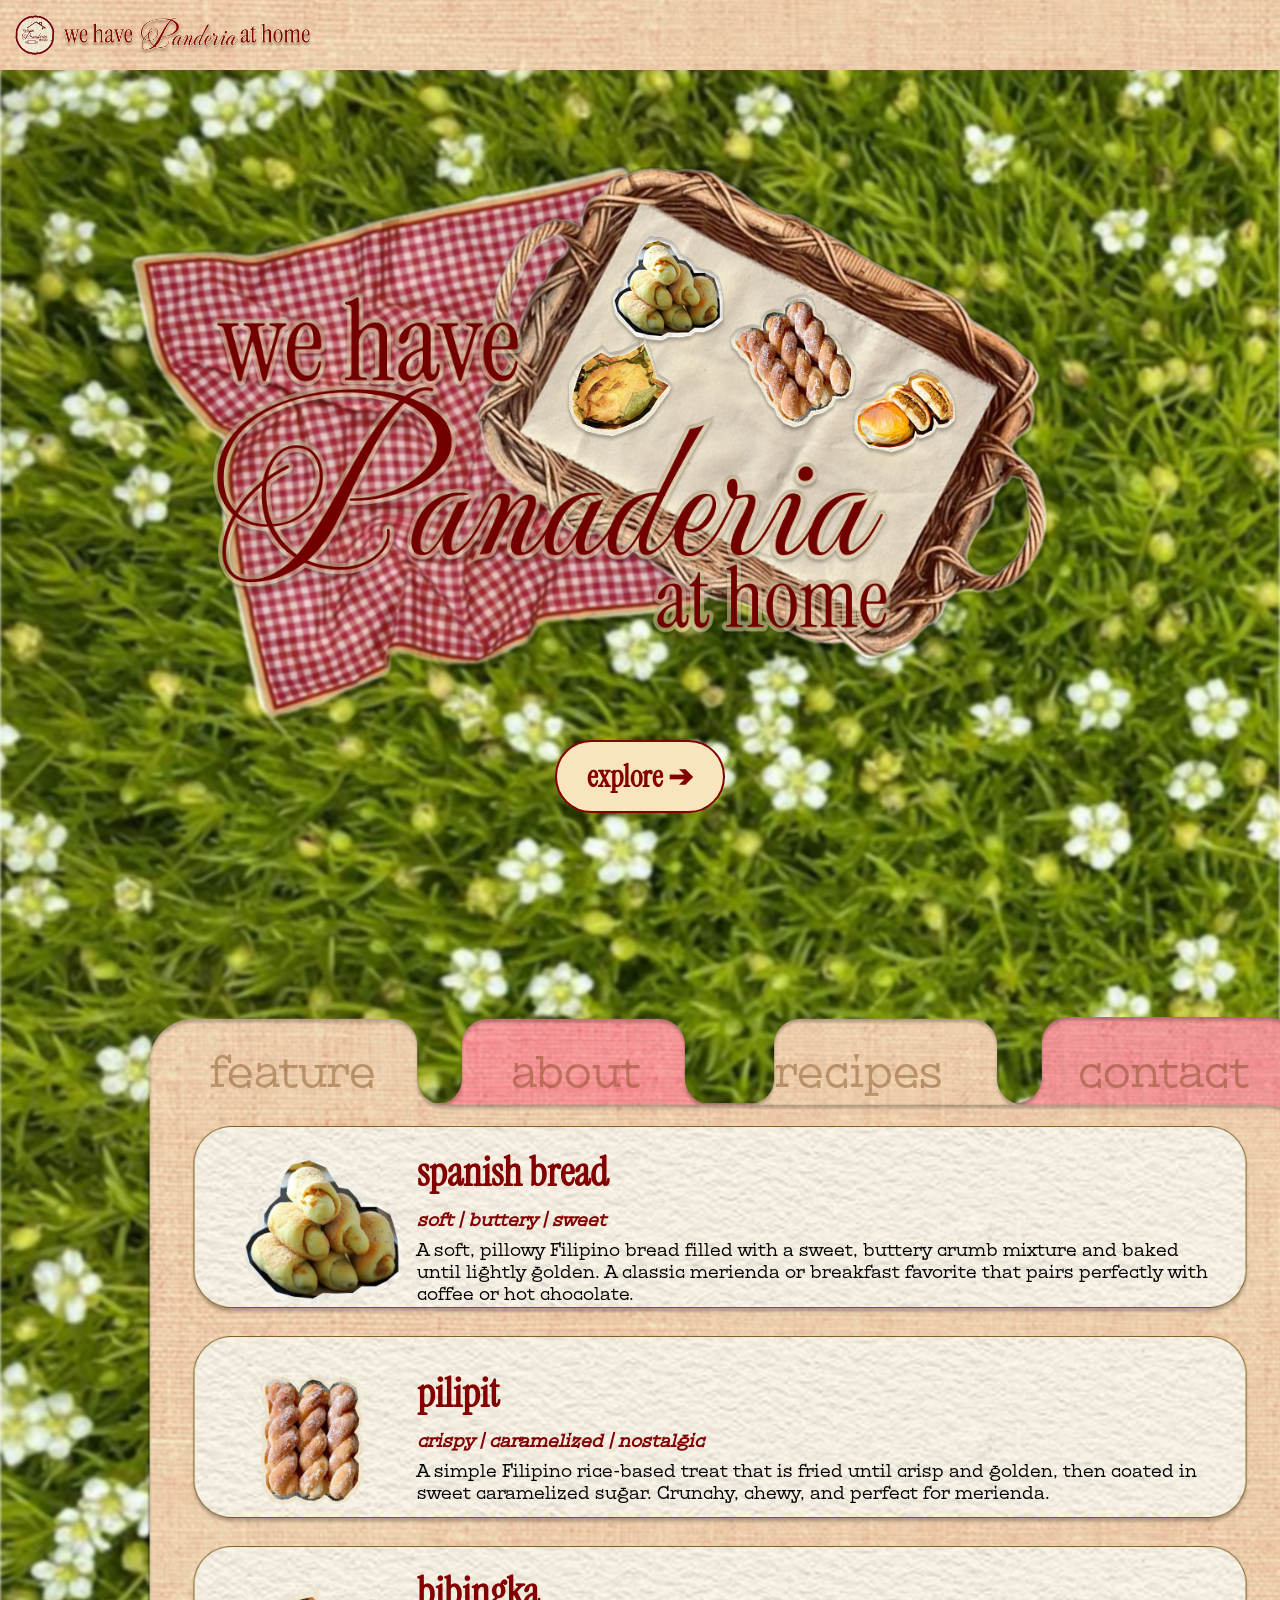
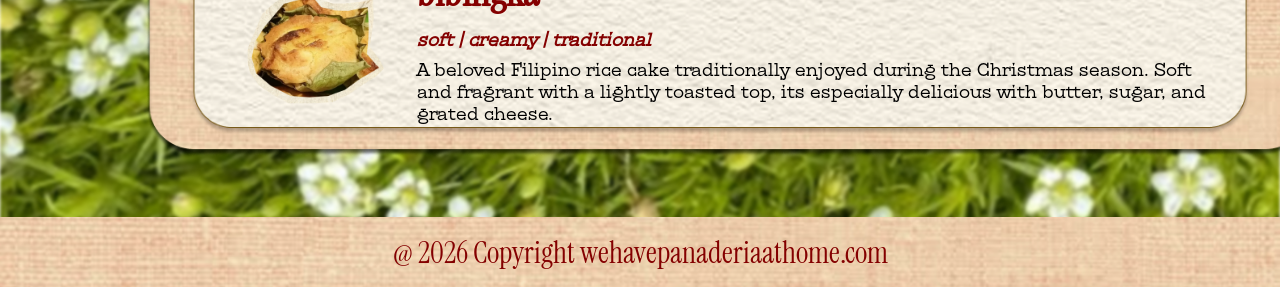
<file: index.html>
<!DOCTYPE html>
<html lang="en">
<head>
    <meta charset="UTF-8">
    <meta name="viewport" content="width=device-width, initial-scale=1.0">
    <title>We have Panaderia at home</title>
    <link href="styles.css" rel="stylesheet" />
    <link href="for-index.css" rel="stylesheet" />
</head>
<body>
    <header>
        <a href="index.html"><img src="img/header.png" alt="Logo"></a>
    </header>

    <section class="frontcover">
        <a href="index.html"><img src="img/frontcover.png" alt="Logo"></a>
        <h2 class="button"><a href="#feature-page">explore ➔</a></h2>
    </section>

    <section id="feature">
        
            
        <div class="top-div" id="feature-page">
            <nav>
                <ul>
                    <li><a href="index.html">feature</a></li>
                    <li><a href="about.html">about</a></li>
                    <li><a href="recipes.html">recipes</a></li>
                    <li><a href="contact.html">contact</a></li>
                </ul>
            </nav>

            <a href="spanish.html">
                <div class="feature spanish">
                    <img src="img/spanish.png" alt="Spanish Bread">
                    <div class="pastry-info">
                        <h2>spanish bread</h2>
                        <p>soft | buttery | sweet</p>
                        <p>A soft, pillowy Filipino bread filled with a sweet, buttery crumb mixture and baked until lightly golden. A classic merienda or breakfast favorite that pairs perfectly with coffee or hot chocolate.</p>
                    </div>
                </div>
            </a>
            
            <a href="pilipit.html">
                <div class="feature pilipit">
                    <img src="img/pilipit.png" alt="Pilipit">
                    <div class="pastry-info">
                        <h2>pilipit</h2>
                        <p>crispy | caramelized | nostalgic</p>
                        <p>A simple Filipino rice-based treat that is fried until crisp and golden, then coated in sweet caramelized sugar. Crunchy, chewy, and perfect for merienda.</p>
                    </div>
                </div>
            </a>

            <a href="bibingka.html">
                <div class="feature bibingka">
                    <img src="img/bibingka.png" alt="Bibingka">
                    <div class="pastry-info">
                        <h2>bibingka</h2>
                        <p>soft | creamy | traditional</p>
                        <p>A beloved Filipino rice cake traditionally enjoyed during the Christmas season. Soft and fragrant with a lightly toasted top, its especially delicious with butter, sugar, and grated cheese.</p>
                    </div>
                </div>
            </a>
        </div>
    </section>

    <footer>
        <p>@ 2026 Copyright wehavepanaderiaathome.com</p>
    </footer>
</body>
</html>
</file>
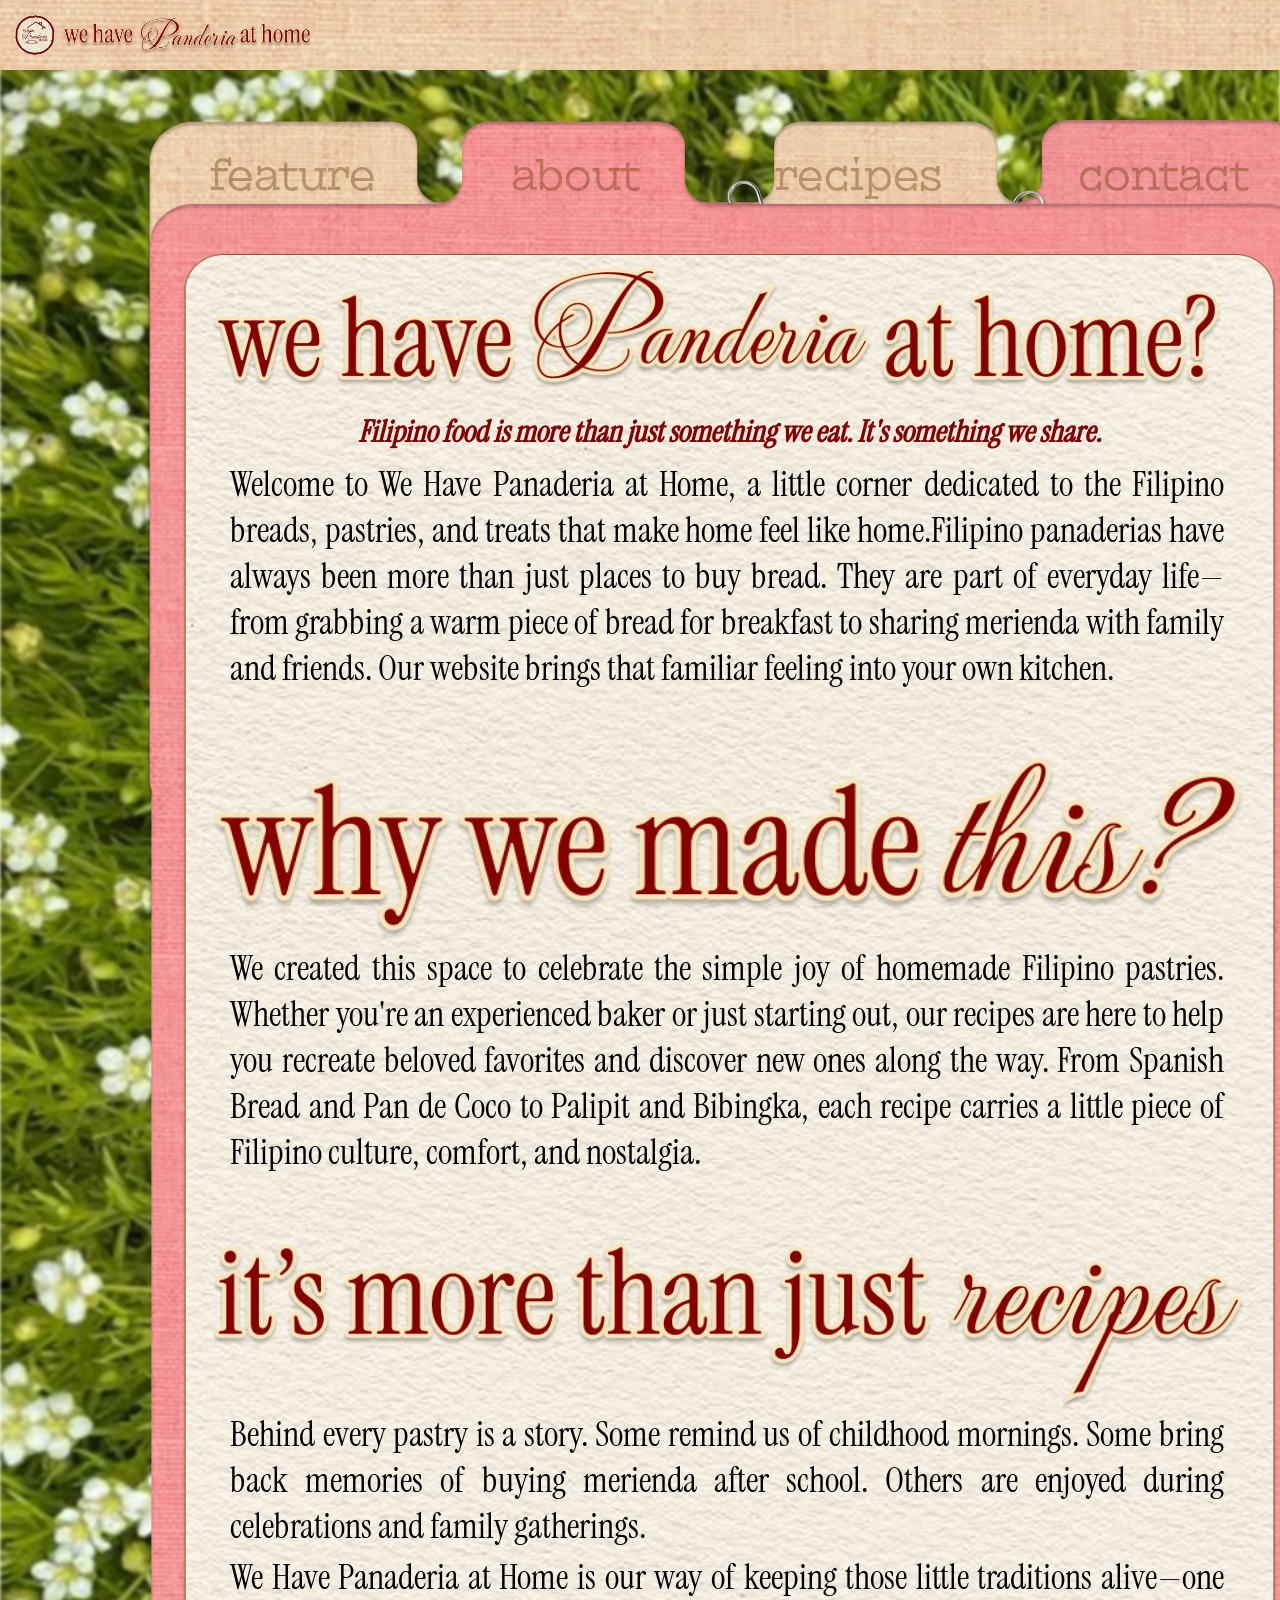
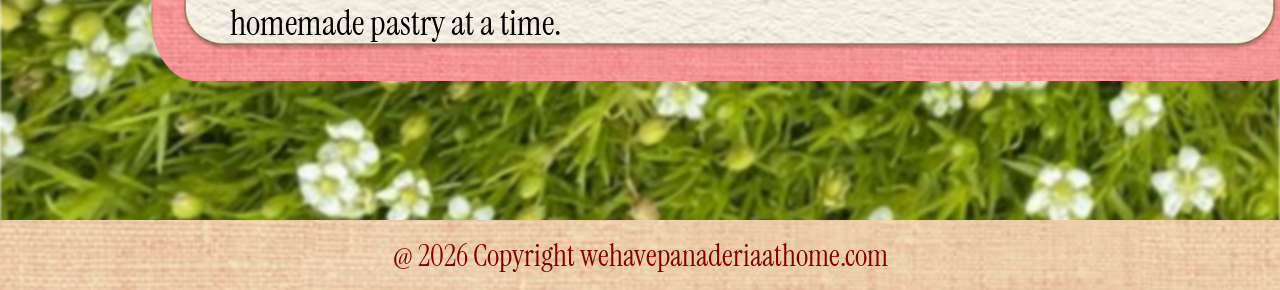
<file: about.html>
<!DOCTYPE html>
<html lang="en">
<head>
    <meta charset="UTF-8">
    <meta name="viewport" content="width=device-width, initial-scale=1.0">
    <title>We have Panaderia at home</title>
    <link href="styles.css" rel="stylesheet" />
    <link href="for-about.css" rel="stylesheet" />
</head>
<body>
    <header>
        <a href="index.html"><img src="img/header.png" alt="Logo"></a>
    </header>

    <section id="about">
        <div class="top-div" id="about-page">
            <nav>
                <ul>
                    <li><a href="index.html">feature</a></li>
                    <li><a href="about.html">about</a></li>
                    <li><a href="recipes.html">recipes</a></li>
                    <li><a href="contact.html">contact</a></li>
                </ul>
            </nav>

            <div class="about">
                <img src="img/about-txt-1.png" alt="We have Panaderia at home?">
                <h4>Filipino food is more than just something we eat. It's something we share.</h4>
                <p>Welcome to We Have Panaderia at Home, a little corner dedicated to the Filipino breads, pastries, and treats that make home feel like home.Filipino panaderias have always been more than just places to buy bread. They are part of everyday life—from grabbing a warm piece of bread for breakfast to sharing merienda with family and friends. Our website brings that familiar feeling into your own kitchen.</p>

                <img src="img/about-txt-2.png" alt="why we made this?">
                <p>We created this space to celebrate the simple joy of homemade Filipino pastries. Whether you're an experienced baker or just starting out, our recipes are here to help you recreate beloved favorites and discover new ones along the way. From Spanish Bread and Pan de Coco to Palipit and Bibingka, each recipe carries a little piece of Filipino culture, comfort, and nostalgia.</p>

                <img src="img/about-txt-3.png" alt="it's more than just recipes">
                <p>Behind every pastry is a story. Some remind us of childhood mornings. Some bring back memories of buying merienda after school. Others are enjoyed during celebrations and family gatherings.</p>

                <p>We Have Panaderia at Home is our way of keeping those little traditions alive—one homemade pastry at a time.</p>
            </div>
        </div>
    </section>

    <footer>
        <p>@ 2026 Copyright wehavepanaderiaathome.com</p>
    </footer>
</body>
</html>
</file>
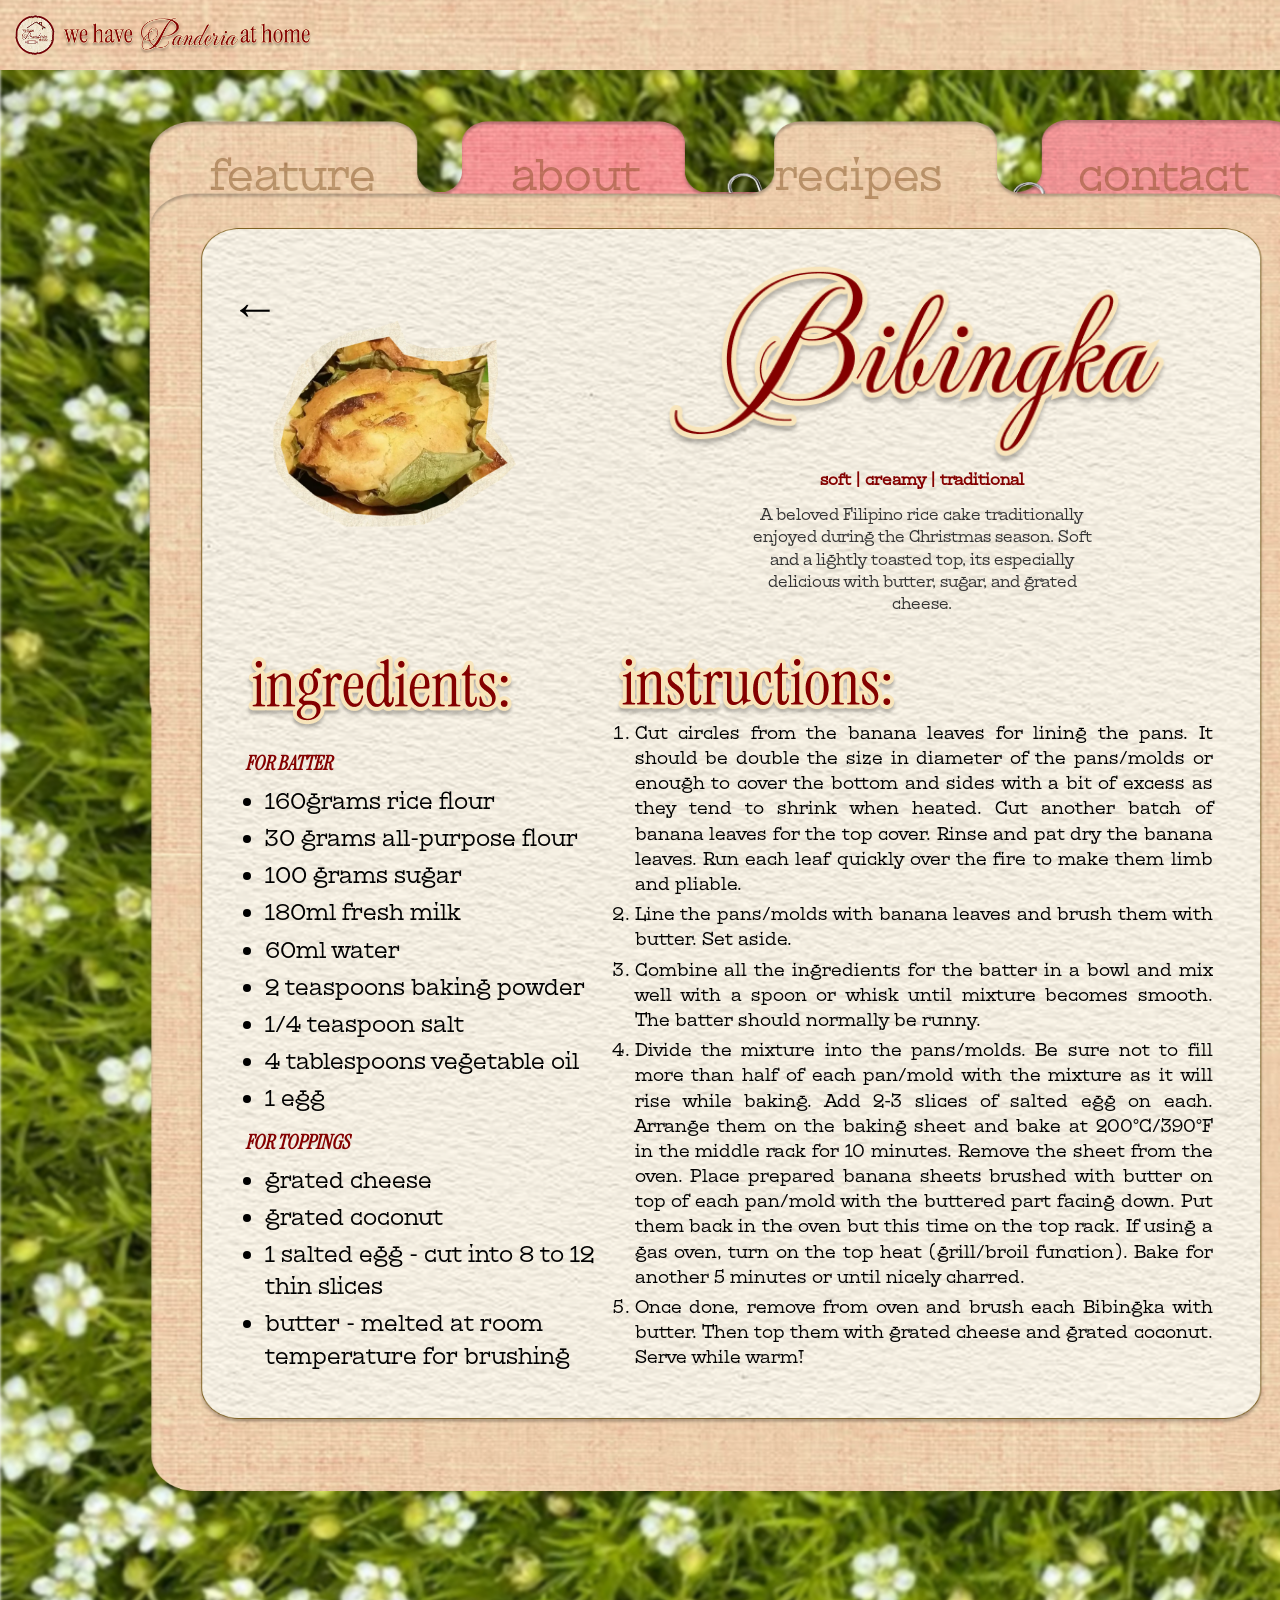
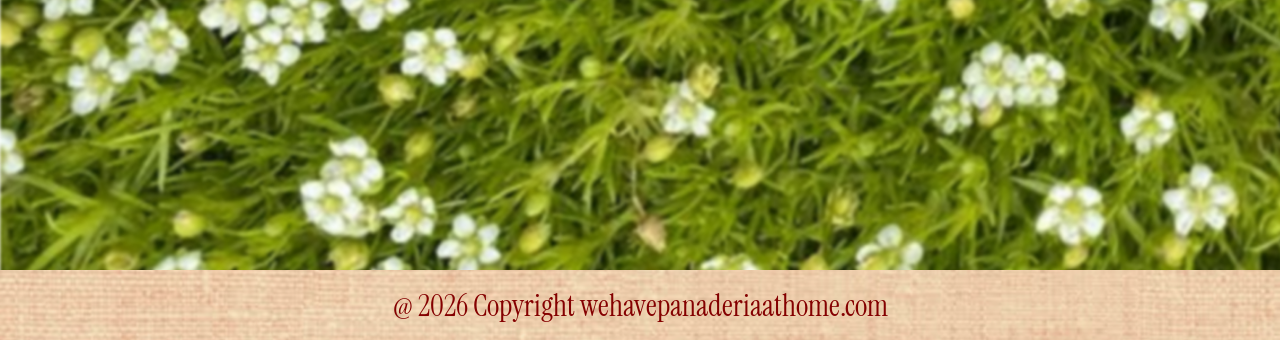
<file: bibingka.html>
<!DOCTYPE html>
<html lang="en">
<head>
    <meta charset="UTF-8">
    <meta name="viewport" content="width=device-width, initial-scale=1.0">
    <title>We have Panaderia at home</title>
    <link href="styles.css" rel="stylesheet" />
    <link href="for-instructions.css" rel="stylesheet"/>
</head>
<body>
    <header>
        <a href="index.html"><img src="img/header.png" alt="Logo"></a>
    </header>

    <section id="recipes">

        <div class="top-div" id="recipes-page">
            <nav>
                <ul>
                    <li><a href="index.html">feature</a></li>
                    <li><a href="about.html">about</a></li>
                    <li><a href="recipes.html">recipes</a></li>
                    <li><a href="contact.html">contact</a></li>
                </ul>
            </nav>

            <div class="feature bread">

                <button class="back-button" onclick="history.back()">←</button>

                <div class="bread-image">
                    <img src="img/bibingka.png" alt="Bibingka">
                </div>

                <div class="bread-info">
                    <img src="img/bibingka-title.png" alt="Bibingka">
                    <p class="subtitle">soft | creamy | traditional</p>
                    <p class="description">A beloved Filipino rice cake traditionally enjoyed during the Christmas season. Soft and a lightly toasted top, its especially delicious with butter, sugar, and grated cheese.</p>
                </div>
            </div>

            <section class="recipe">
                <div class="ingredients">
                    <img src="img/ingredients.png" alt="ingredients">
                    <h4>FOR BATTER</h4>
                    <ul>
                        <li>160grams rice flour</li>
                        <li>30 grams all-purpose flour</li>
                        <li>100 grams sugar</li>
                        <li>180ml fresh milk</li>
                        <li>60ml water</li>
                        <li>2 teaspoons baking powder</li>
                        <li>1/4 teaspoon salt</li>
                        <li>4 tablespoons vegetable oil</li>
                        <li>1 egg</li>
                    </ul>
                    <h4>FOR TOPPINGS</h4>
                    <ul>
                        <li>grated cheese</li>
                        <li>grated coconut</li>
                        <li>1 salted egg - cut into 8 to 12 thin slices</li>
                        <li>butter - melted at room temperature for brushing</li>
                    </ul>
                </div>

                <div class="instructions">
                    <img src="img/instructions.png" alt="instructions">
                    <ol>
                        <li>Cut circles from the banana leaves for lining the pans. It should be double the size in diameter of the pans/molds or enough to cover the bottom and sides with a bit of excess as they tend to shrink when heated. Cut another batch of banana leaves for the top cover. Rinse and pat dry the banana leaves. Run each leaf quickly over the fire to make them limb and pliable.</li>
                        <li>Line the pans/molds with banana leaves and brush them with butter. Set aside.</li>
                        <li>Combine all the ingredients for the batter in a bowl and mix well with a spoon or whisk until mixture becomes smooth. The batter should normally be runny.</li>
                        <li>Divide the mixture into the pans/molds. Be sure not to fill more than half of each pan/mold with the mixture as it will rise while baking. Add 2-3 slices of salted egg on each. Arrange them on the baking sheet and bake at 200°C/390°F in the middle rack for 10 minutes. Remove the sheet from the oven. Place prepared banana sheets brushed with butter on top of each pan/mold with the buttered part facing down. Put them back in the oven but this time on the top rack. If using a gas oven, turn on the top heat (grill/broil function). Bake for another 5 minutes or until nicely charred.</li>
                        <li>Once done, remove from oven and brush each Bibingka with butter. Then top them with grated cheese and grated coconut. Serve while warm!</li>
                    </ol>
                </div>
            </section>
        </div>
    </section>

    <footer>
        <p>@ 2026 Copyright wehavepanaderiaathome.com</p>
    </footer>
</body>
</html>
</file>
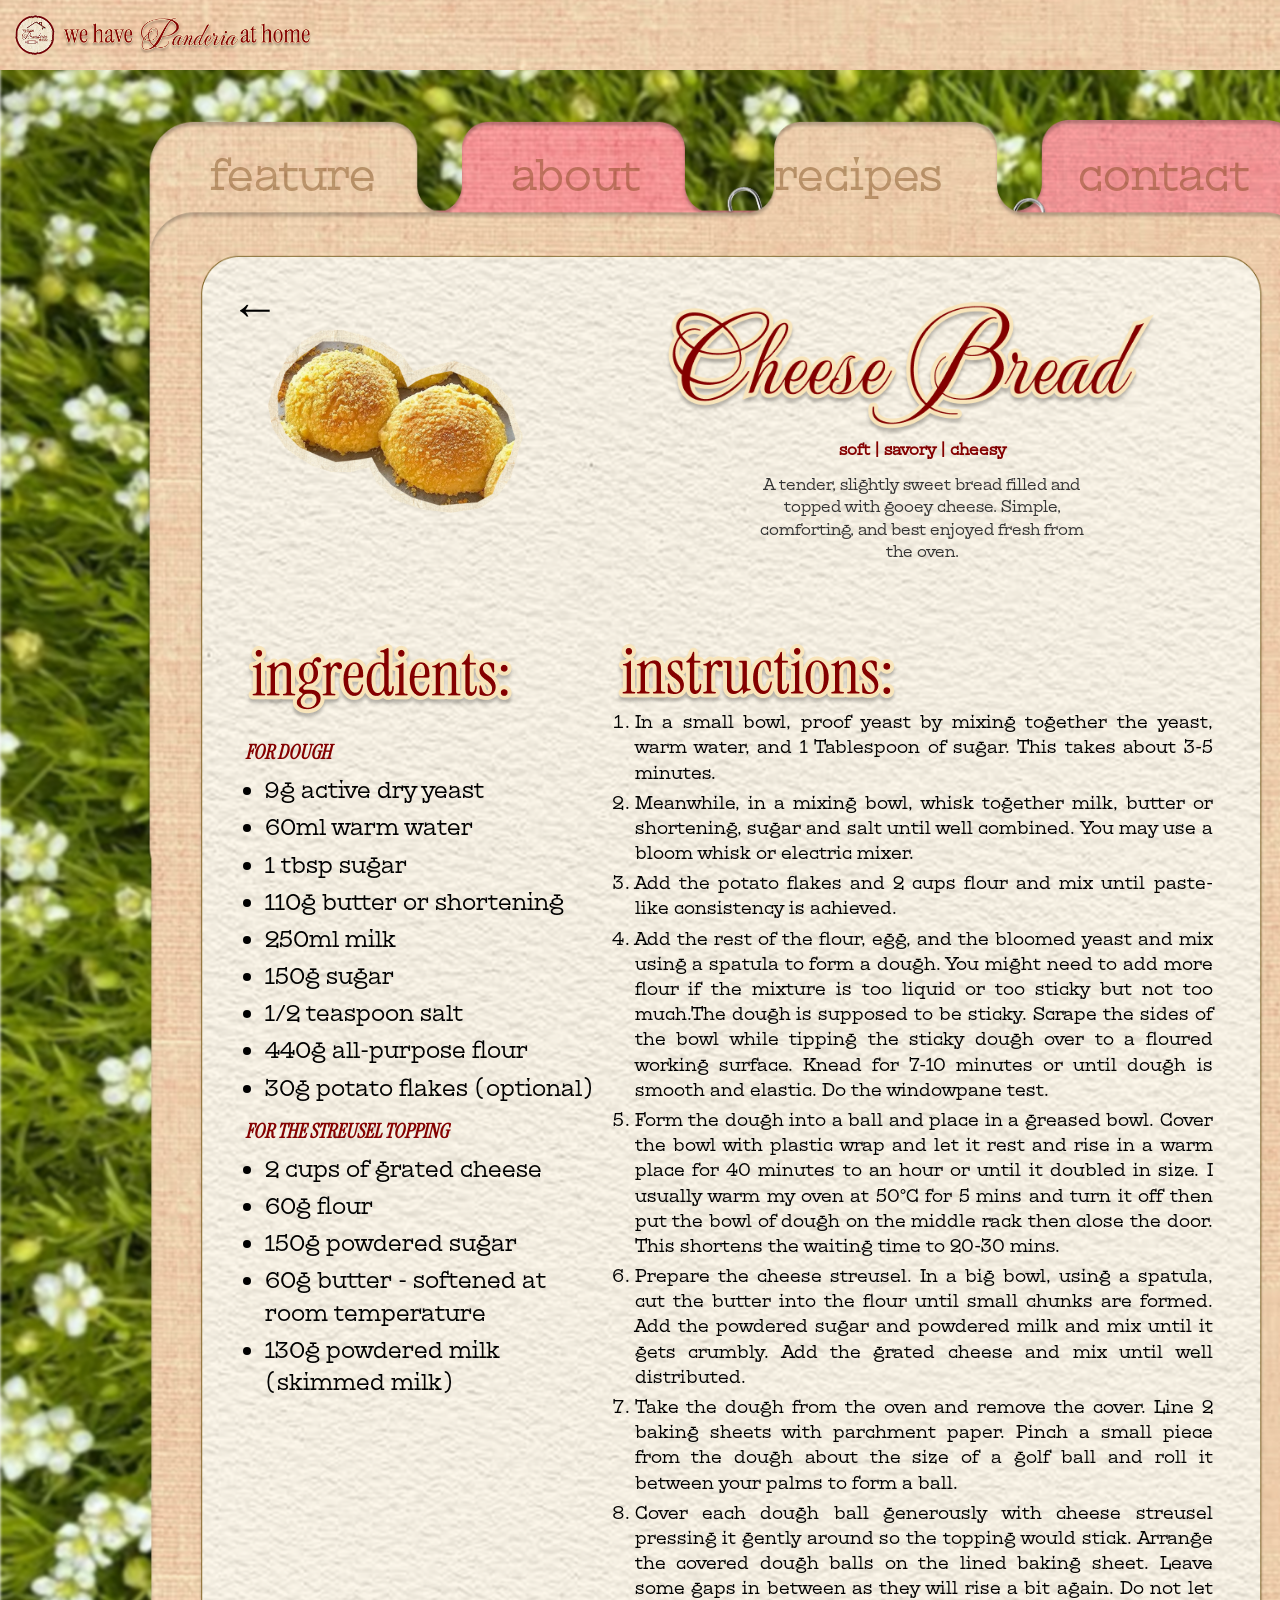
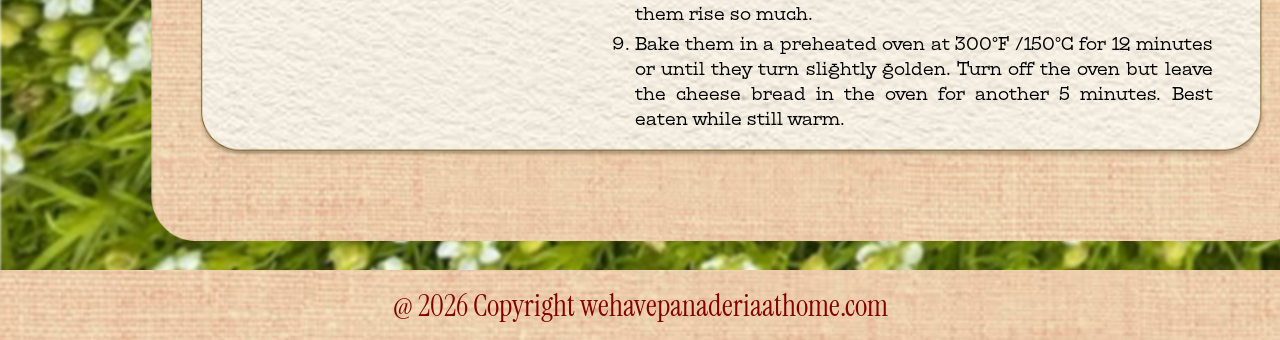
<file: cheesebread.html>
<!DOCTYPE html>
<html lang="en">
<head>
    <meta charset="UTF-8">
    <meta name="viewport" content="width=device-width, initial-scale=1.0">
    <title>We have Panaderia at home</title>
    <link href="styles.css" rel="stylesheet" />
    <link href="for-instructions.css" rel="stylesheet"/>
</head>
<body>
    <header>
        <a href="index.html"><img src="img/header.png" alt="Logo"></a>
    </header>

    <section id="recipes">
        <div class="top-div" id="recipes-page">
            <nav>
                <ul>
                    <li><a href="index.html">feature</a></li>
                    <li><a href="about.html">about</a></li>
                    <li><a href="recipes.html">recipes</a></li>
                    <li><a href="contact.html">contact</a></li>
                </ul>
            </nav>

            <div class="feature bread">

                <button class="back-button" onclick="history.back()">←</button>

                <div class="bread-image">
                    <img src="img/cheesebread.png" alt="Cheese Bread">
                </div>

                <div class="bread-info">
                    <img src="img/cheesebread-title.png" alt="Cheese Bread">
                    <p class="subtitle">soft | savory | cheesy</p>
                    <p class="description">A tender, slightly sweet bread filled and topped with gooey cheese. Simple, comforting, and best enjoyed fresh from the oven.</p>
                </div>
            </div>

            <section class="recipe">
                <div class="ingredients">
                    <img src="img/ingredients.png" alt="ingredients">
                    <h4>FOR DOUGH</h4>
                    <ul>
                        <li>9g active dry yeast</li>
                        <li>60ml warm water</li>
                        <li>1 tbsp sugar</li>
                        <li>110g butter or shortening</li>
                        <li>250ml milk</li>
                        <li>150g sugar</li>
                        <li>1/2 teaspoon salt</li>
                        <li>440g all-purpose flour</li>
                        <li>30g potato flakes (optional)</li>
                    </ul>

                    <h4>FOR THE STREUSEL TOPPING</h4>
                    <ul>
                        <li>2 cups of grated cheese</li>
                        <li>60g flour</li>
                        <li>150g powdered sugar</li>
                        <li>60g butter - softened at room temperature</li>
                        <li>130g powdered milk (skimmed milk)</li>
                    </ul>
                </div>

                <div class="instructions">
                    <img src="img/instructions.png" alt="instructions">
                    <ol>
                        <li>In a small bowl, proof yeast by mixing together the yeast, warm water, and 1 Tablespoon of sugar. This takes about 3-5 minutes.</li>
                        <li>Meanwhile, in a mixing bowl, whisk together milk, butter or shortening, sugar and salt until well combined. You may use a bloom whisk or electric mixer.</li>
                        <li>Add the potato flakes and 2 cups flour and mix until paste-like consistency is achieved.</li>
                        <li>Add the rest of the flour, egg, and the bloomed yeast and mix using a spatula to form a dough. You might need to add more flour if the mixture is too liquid or too sticky but not too much.The dough is supposed to be sticky. Scrape the sides of the bowl while tipping the sticky dough over to a floured working surface. Knead for 7-10 minutes or until dough is smooth and elastic. Do the windowpane test.</li>
                        <li>Form the dough into a ball and place in a greased bowl. Cover the bowl with plastic wrap and let it rest and rise in a warm place for 40 minutes to an hour or until it doubled in size. I usually warm my oven at 50°C for 5 mins and turn it off then put the bowl of dough on the middle rack then close the door. This shortens the waiting time to 20-30 mins.</li>
                        <li>Prepare the cheese streusel. In a big bowl, using a spatula, cut the butter into the flour until small chunks are formed. Add the powdered sugar and powdered milk and mix until it gets crumbly. Add the grated cheese and mix until well distributed.</li>
                        <li>Take the dough from the oven and remove the cover. Line 2 baking sheets with parchment paper. Pinch a small piece from the dough about the size of a golf ball and roll it between your palms to form a ball.</li>
                        <li>Cover each dough ball generously with cheese streusel pressing it gently around so the topping would stick. Arrange the covered dough balls on the lined baking sheet. Leave some gaps in between as they will rise a bit again. Do not let them rise so much.</li>
                        <li>Bake them in a preheated oven at 300°F /150°C for 12 minutes or until they turn slightly golden. Turn off the oven but leave the cheese bread in the oven for another 5 minutes.
                        Best eaten while still warm.</li>
                    </ol>
                </div>
            </section>
        </div>
    </section>

    <footer>
        <p>@ 2026 Copyright wehavepanaderiaathome.com</p>
    </footer>
</body>
</html>
</file>
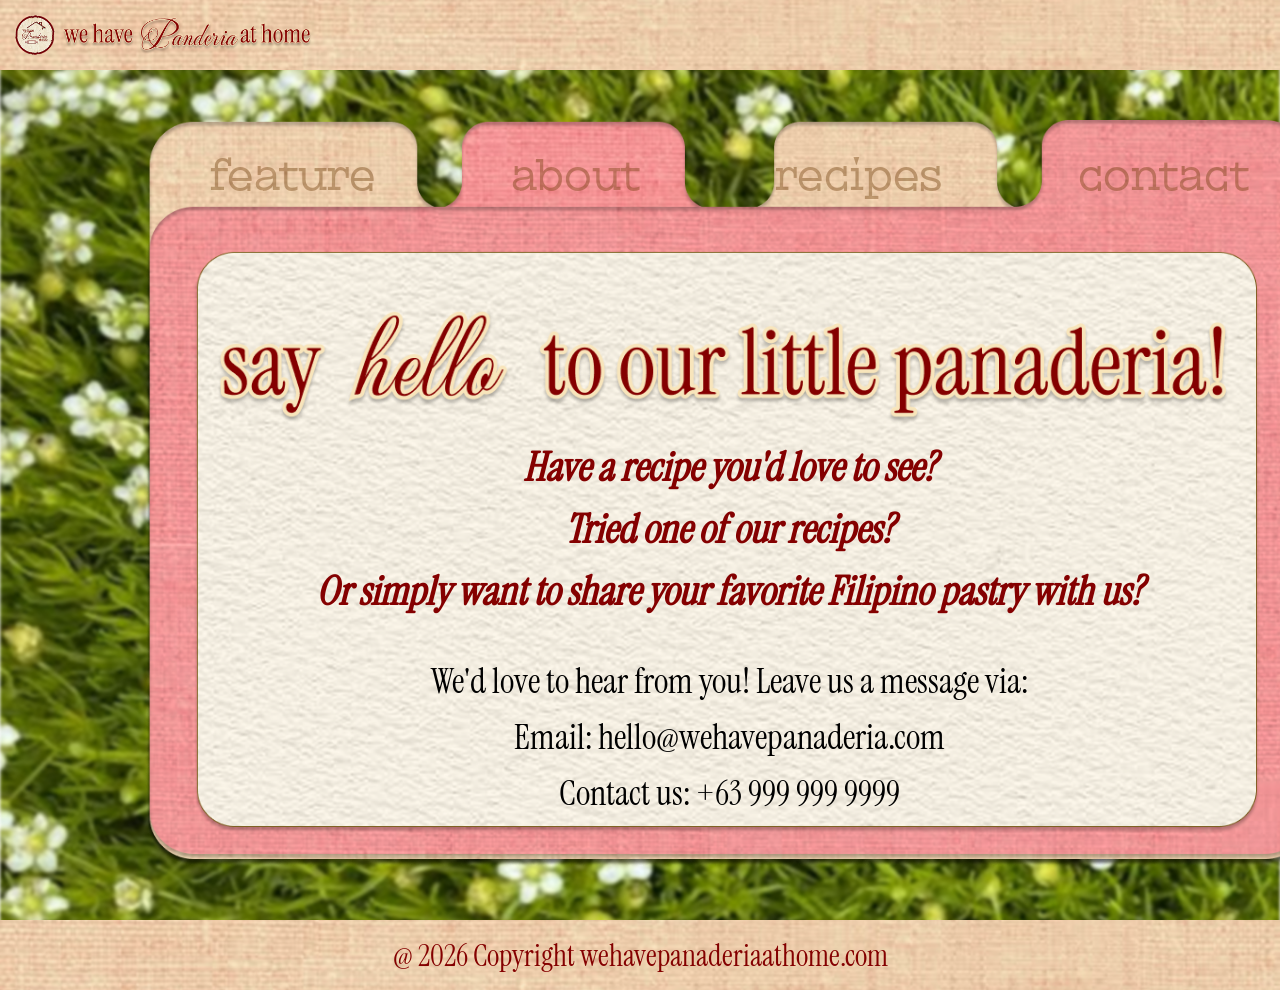
<file: contact.html>
<!DOCTYPE html>
<html lang="en">
<head>
    <meta charset="UTF-8">
    <meta name="viewport" content="width=device-width, initial-scale=1.0">
    <title>We have Panaderia at home</title>
    <link href="styles.css" rel="stylesheet" />
    <link href="for-contact.css" rel="stylesheet" />
</head>
<body>
    <header>
        <a href="index.html"><img src="img/header.png" alt="Logo"></a>
    </header>

    <section id="contact">

        <div class="top-div" id="contact-page">
            <nav>
                <ul>
                    <li><a href="index.html">feature</a></li>
                    <li><a href="about.html">about</a></li>
                    <li><a href="recipes.html">recipes</a></li>
                    <li><a href="contact.html">contact</a></li>
                </ul>
            </nav>

            <div class="contact">
                <img src="img/contact-txt.png" alt="Say hello to our little panaderia!">
                <h4>Have a recipe you'd love to see?</h4>
                <h4>Tried one of our recipes?</h4>
                <h4>Or simply want to share your favorite Filipino pastry with us?</h4>
                <br>
                <p>We'd love to hear from you! Leave us a message via:</p>
                <p>Email: <a href="mailto:hello@wehavepanaderia.com">hello@wehavepanaderia.com</a></p>
                <p>Contact us: <a href="tel:+63999999999">+63 999 999 9999</a></p>
            </div>
        </div>
    </section>

    <footer>
        <p>@ 2026 Copyright wehavepanaderiaathome.com</p>
    </footer>
</body>
</html>
</file>
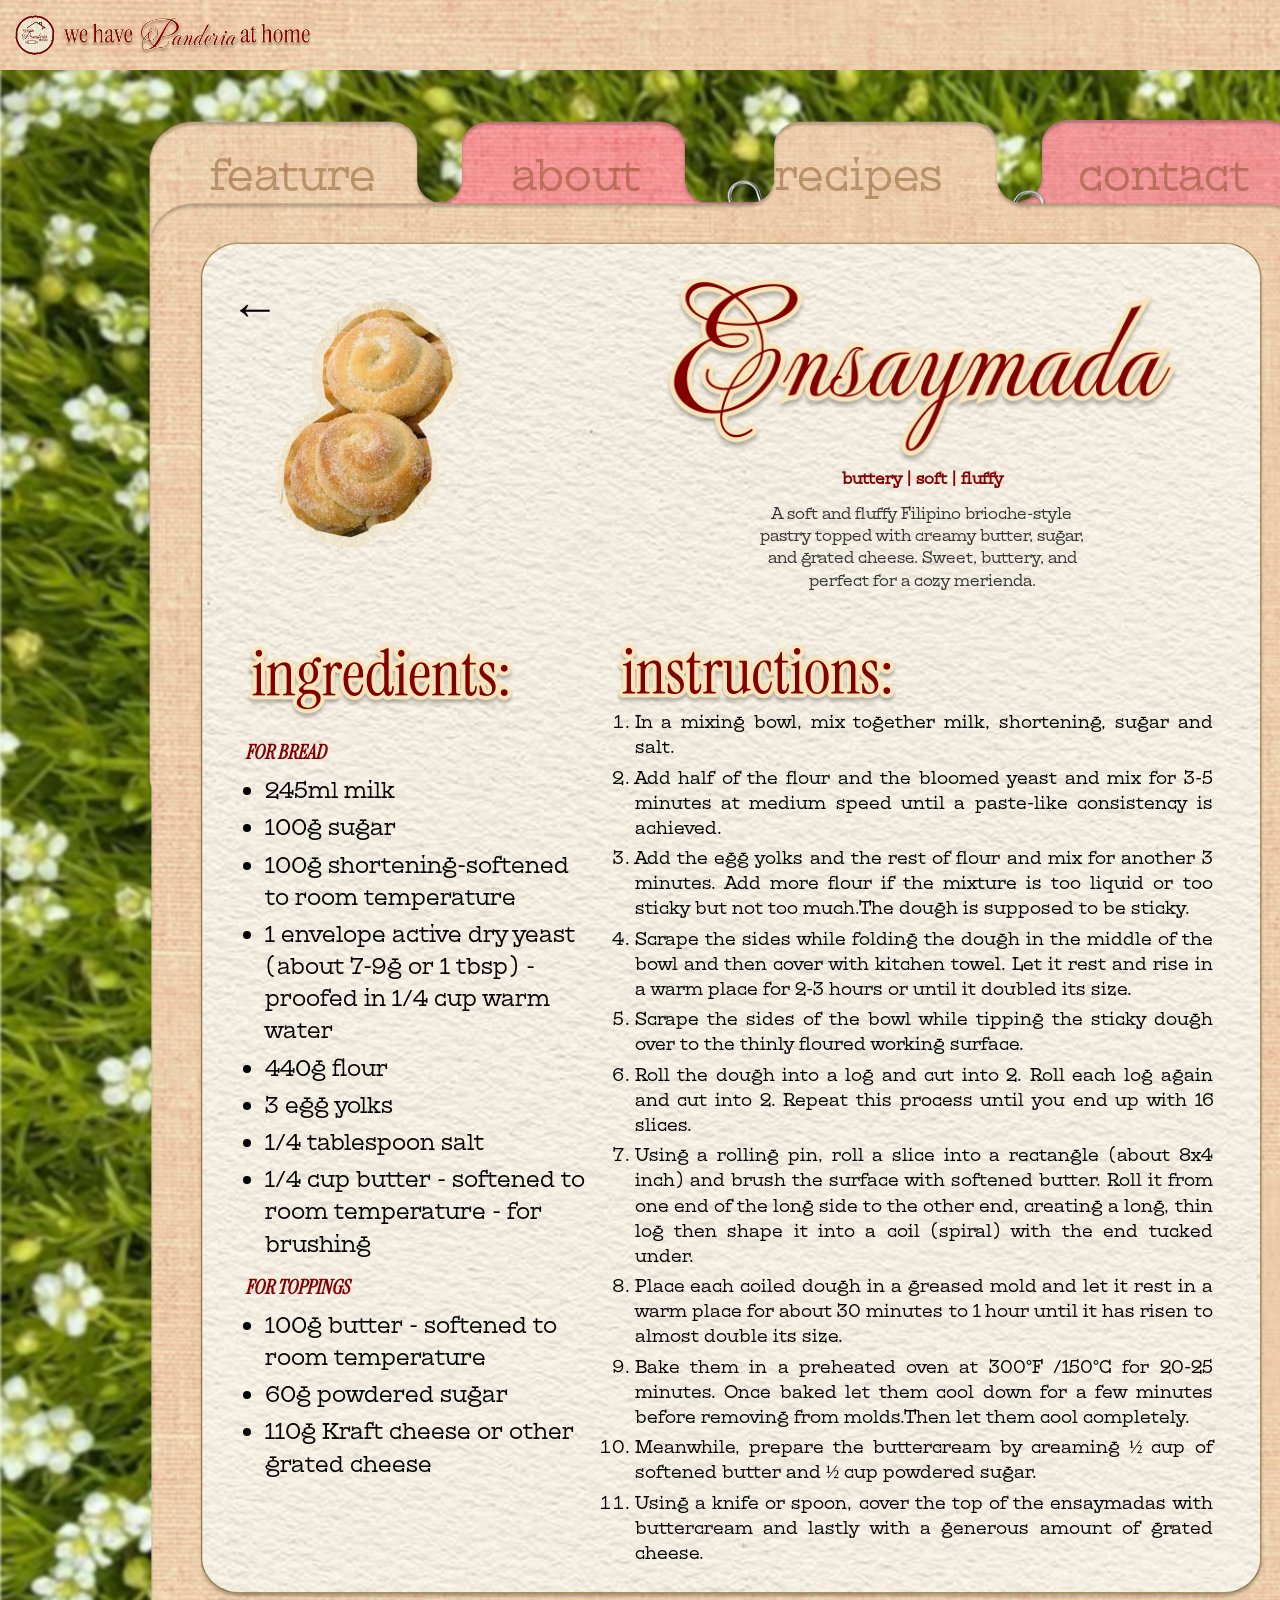
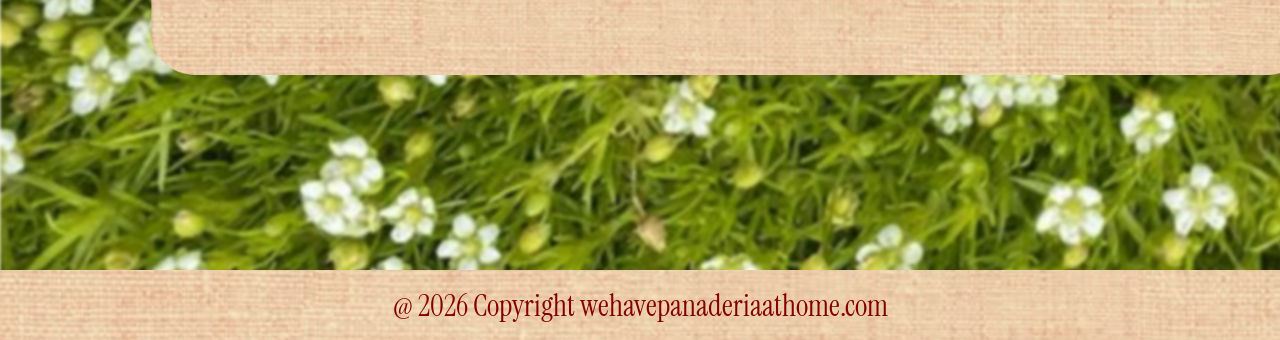
<file: ensaymada.html>
<!DOCTYPE html>
<html lang="en">
<head>
    <meta charset="UTF-8">
    <meta name="viewport" content="width=device-width, initial-scale=1.0">
    <title>We have Panaderia at home</title>
    <link href="styles.css" rel="stylesheet" />
    <link href="for-instructions.css" rel="stylesheet"/>
</head>
<body>
    <header>
        <a href="index.html"><img src="img/header.png" alt="Logo"></a>
    </header>

    <section id="recipes">

        <div class="top-div" id="recipes-page">
            <nav>
                <ul>
                    <li><a href="index.html">feature</a></li>
                    <li><a href="about.html">about</a></li>
                    <li><a href="recipes.html">recipes</a></li>
                    <li><a href="contact.html">contact</a></li>
                </ul>
            </nav>

            <div class="feature bread">

                <button class="back-button" onclick="history.back()">←</button>

                <div class="bread-image">
                    <img src="img/ensaymada.png" alt="Ensaymada">
                </div>

                <div class="bread-info">
                    <img src="img/ensaymada-title.png" alt="Ensaymada">
                    <p class="subtitle">buttery | soft | fluffy</p>
                    <p class="description">A soft and fluffy Filipino brioche-style pastry topped with creamy butter, sugar, and grated cheese. Sweet, buttery, and perfect for a cozy merienda.</p>
                </div>
            </div>

            <section class="recipe">
                <div class="ingredients">
                    <img src="img/ingredients.png" alt="ingredients">
                    <h4>FOR BREAD</h4>
                    <ul>
                        <li>245ml milk</li>
                        <li>100g sugar</li>
                        <li>100g shortening-softened to room temperature</li>
                        <li>1 envelope active dry yeast (about 7-9g or 1 tbsp) - proofed in 1/4 cup warm water</li>
                        <li>440g flour</li>
                        <li>3 egg yolks</li>
                        <li>1/4 tablespoon salt</li>
                        <li>1/4 cup butter - softened to room temperature - for brushing</li>
                    </ul>
                    <h4>FOR TOPPINGS</h4>
                    <ul>
                        <li>100g butter - softened to room temperature</li>
                        <li>60g powdered sugar</li>
                        <li>110g Kraft cheese or other grated cheese</li>
                    </ul>
                </div>

                <div class="instructions">
                    <img src="img/instructions.png" alt="instructions">
                    <ol>
                        <li>In a mixing bowl, mix together milk, shortening, sugar and salt.</li>
                        <li>Add half of the flour and the bloomed yeast and mix for 3-5 minutes at medium speed until a paste-like consistency is achieved.</li>
                        <li>Add the egg yolks and the rest of flour and mix for another 3 minutes. Add more flour if the mixture is too liquid or too sticky but not too much.The dough is supposed to be sticky.</li>
                        <li>Scrape the sides while folding the dough in the middle of the bowl and then cover with kitchen towel. Let it rest and rise in a warm place for 2-3 hours or until it doubled its size.</li>
                        <li>Scrape the sides of the bowl while tipping the sticky dough over to the thinly floured working surface.</li>
                        <li>Roll the dough into a log and cut into 2. Roll each log again and cut into 2. Repeat this process until you end up with 16 slices.</li>
                        <li>Using a rolling pin, roll a slice into a rectangle (about 8x4 inch) and brush the surface with softened butter. Roll it from one end of the long side to the other end, creating a long, thin log then shape it into a coil (spiral) with the end tucked under.</li>
                        <li>Place each coiled dough in a greased mold and let it rest in a warm place for about 30 minutes to 1 hour until it has risen to almost double its size.</li>
                        <li>Bake them in a preheated oven at 300°F /150°C for 20-25 minutes. Once baked let them cool down for a few minutes before removing from molds.Then let them cool completely.</li>
                        <li>Meanwhile, prepare the buttercream by creaming ½ cup of softened butter and ½ cup powdered sugar.</li>
                        <li>Using a knife or spoon, cover the top of the ensaymadas with buttercream and lastly with a generous amount of grated cheese.</li>
                    </ol>
                </div>
            </section>
        </div>
    </section>

    <footer>
        <p>@ 2026 Copyright wehavepanaderiaathome.com</p>
    </footer>
</body>
</html>
</file>
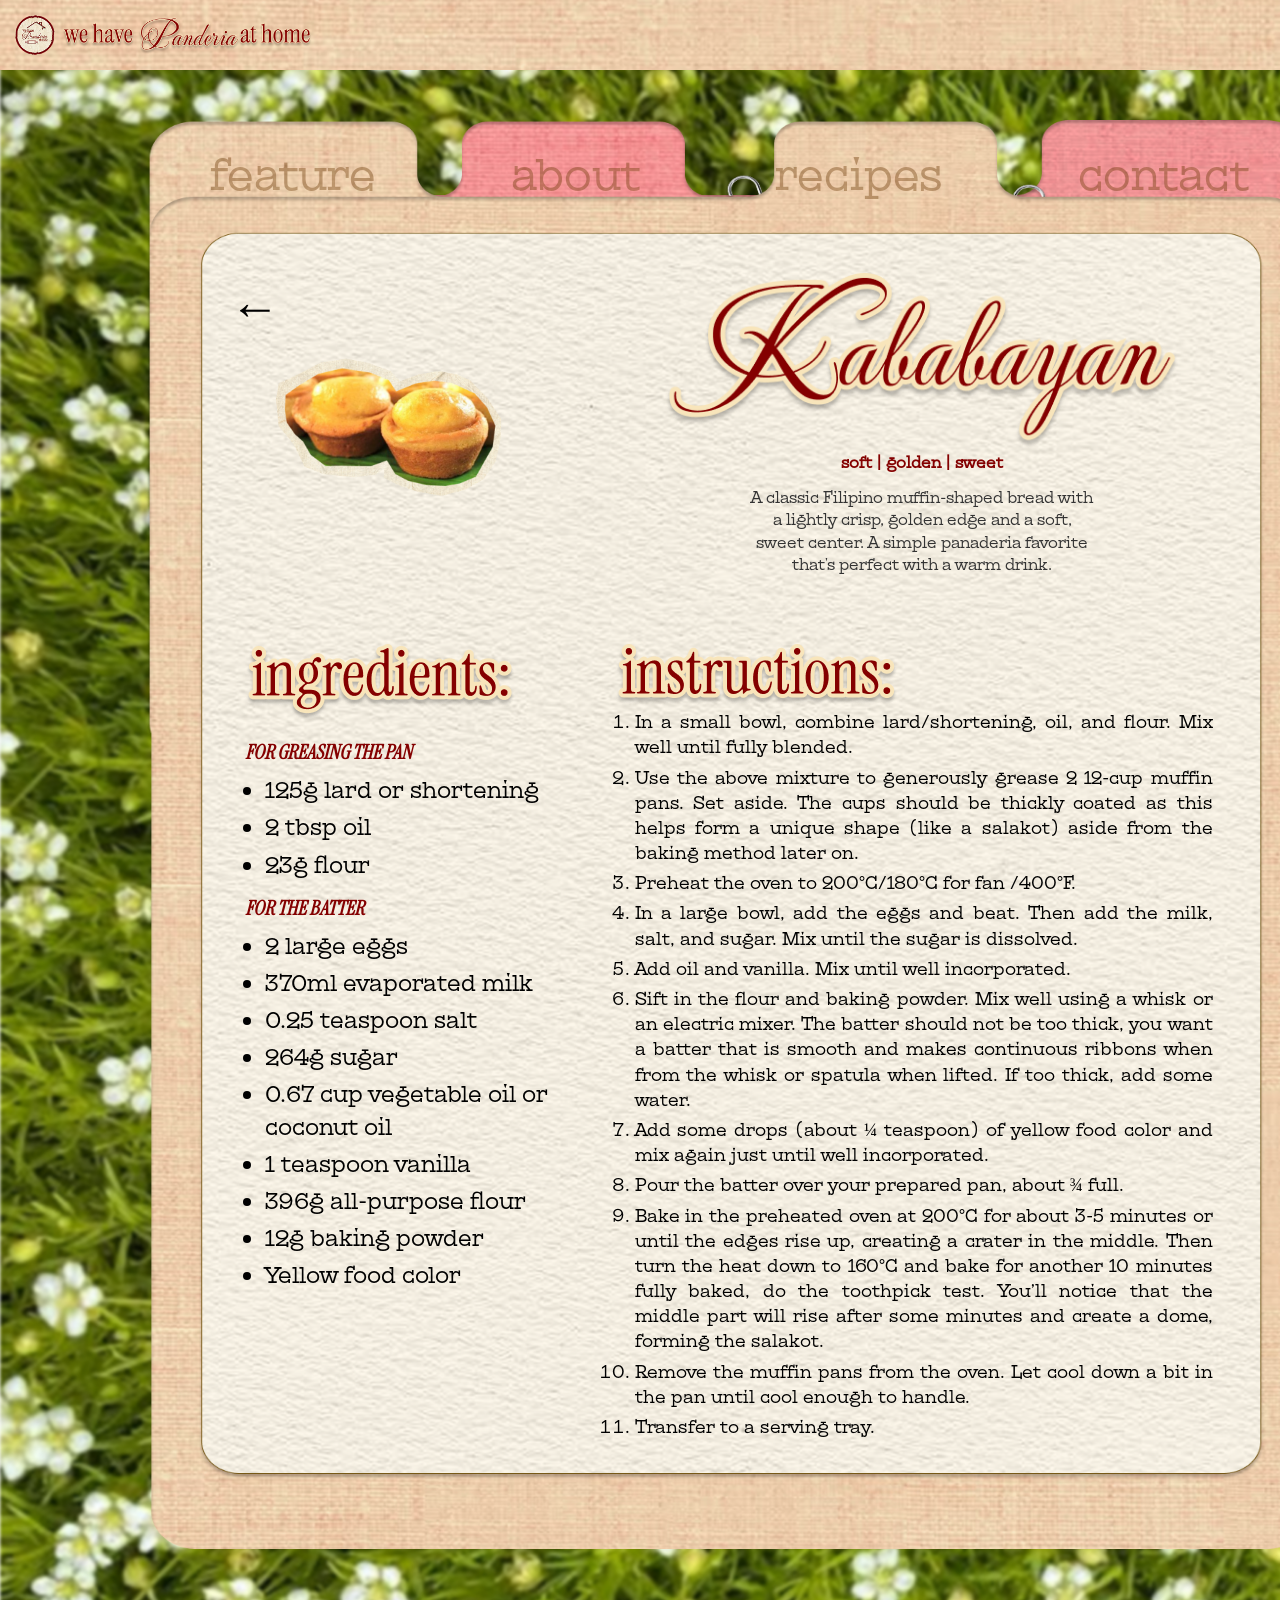
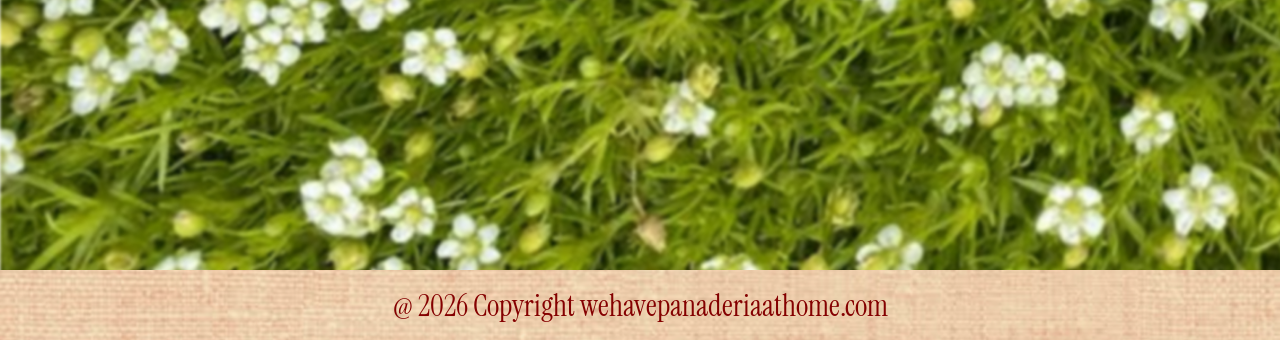
<file: kababayan.html>
<!DOCTYPE html>
<html lang="en">
<head>
    <meta charset="UTF-8">
    <meta name="viewport" content="width=device-width, initial-scale=1.0">
    <title>We have Panaderia at home</title>
    <link href="styles.css" rel="stylesheet" />
    <link href="for-instructions.css" rel="stylesheet"/>
</head>
<body>
    <header>
        <a href="index.html"><img src="img/header.png" alt="Logo"></a>
    </header>

    <section id="recipes">

        <div class="top-div" id="recipes-page">
            <nav>
                <ul>
                    <li><a href="index.html">feature</a></li>
                    <li><a href="about.html">about</a></li>
                    <li><a href="recipes.html">recipes</a></li>
                    <li><a href="contact.html">contact</a></li>
                </ul>
            </nav>

            <div class="feature bread">
                <button class="back-button" onclick="history.back()">←</button>

                <div class="bread-image">
                    <img src="img/kababayan.png" alt="Kababayan">
                </div>

                <div class="bread-info">
                    <img src="img/kababayan-title.png" alt="Kababayan">
                    <p class="subtitle">soft | golden | sweet</p>
                    <p class="description">A classic Filipino muffin-shaped bread with a lightly crisp, golden edge and a soft, sweet center. A simple panaderia favorite that's perfect with a warm drink.</p>
                </div>
            </div>

            <section class="recipe">
                <div class="ingredients">
                    <img src="img/ingredients.png" alt="ingredients">
                    <h4>FOR GREASING THE PAN</h4>
                    <ul>
                        <li>125g lard or shortening</li>
                        <li>2 tbsp oil</li>
                        <li>23g flour</li>
                    </ul>

                    <h4>FOR THE BATTER</h4>
                    <ul>
                        <li>2 large eggs</li>
                        <li>370ml evaporated milk</li>
                        <li>0.25 teaspoon salt</li>
                        <li>264g sugar</li>
                        <li>0.67 cup vegetable oil or coconut oil</li>
                        <li>1 teaspoon vanilla</li>
                        <li>396g all-purpose flour</li>
                        <li>12g baking powder</li>
                        <li>Yellow food color</li>
                    </ul>
                </div>

                <div class="instructions">
                    <img src="img/instructions.png" alt="instructions">
                    <ol>
                        <li>In a small bowl, combine lard/shortening, oil, and flour. Mix well until fully blended.</li>
                        <li>Use the above mixture to generously grease 2 12-cup muffin pans. Set aside. The cups should be thickly coated as this helps form a unique shape (like a salakot) aside from the baking method later on.</li>
                        <li>Preheat the oven to 200°C/180°C for fan /400°F.</li>
                        <li>In a large bowl, add the eggs and beat. Then add the milk, salt, and sugar. Mix until the sugar is dissolved.</li>
                        <li>Add oil and vanilla. Mix until well incorporated.</li>
                        <li>Sift in the flour and baking powder. Mix well using a whisk or an electric mixer. The batter should not be too thick, you want a batter that is smooth and makes continuous ribbons when from the whisk or spatula when lifted. If too thick, add some water.</li>
                        <li>Add some drops (about ¼ teaspoon) of yellow food color and mix again just until well incorporated.</li>
                        <li>Pour the batter over your prepared pan, about ¾ full.</li>
                        <li>Bake in the preheated oven at 200°C for about 3-5 minutes or until the edges rise up, creating a crater in the middle. Then turn the heat down to 160°C and bake for another 10 minutes fully baked, do the toothpick test. You’ll notice that the middle part will rise after some minutes and create a dome, forming the salakot.</li>
                        <li>Remove the muffin pans from the oven. Let cool down a bit in the pan until cool enough to handle.</li>
                        <li>Transfer to a serving tray.</li>
                    </ol>
                </div>
            </section>
        </div>
    </section>

    <footer>
        <p>@ 2026 Copyright wehavepanaderiaathome.com</p>
    </footer>
</body>
</html>
</file>
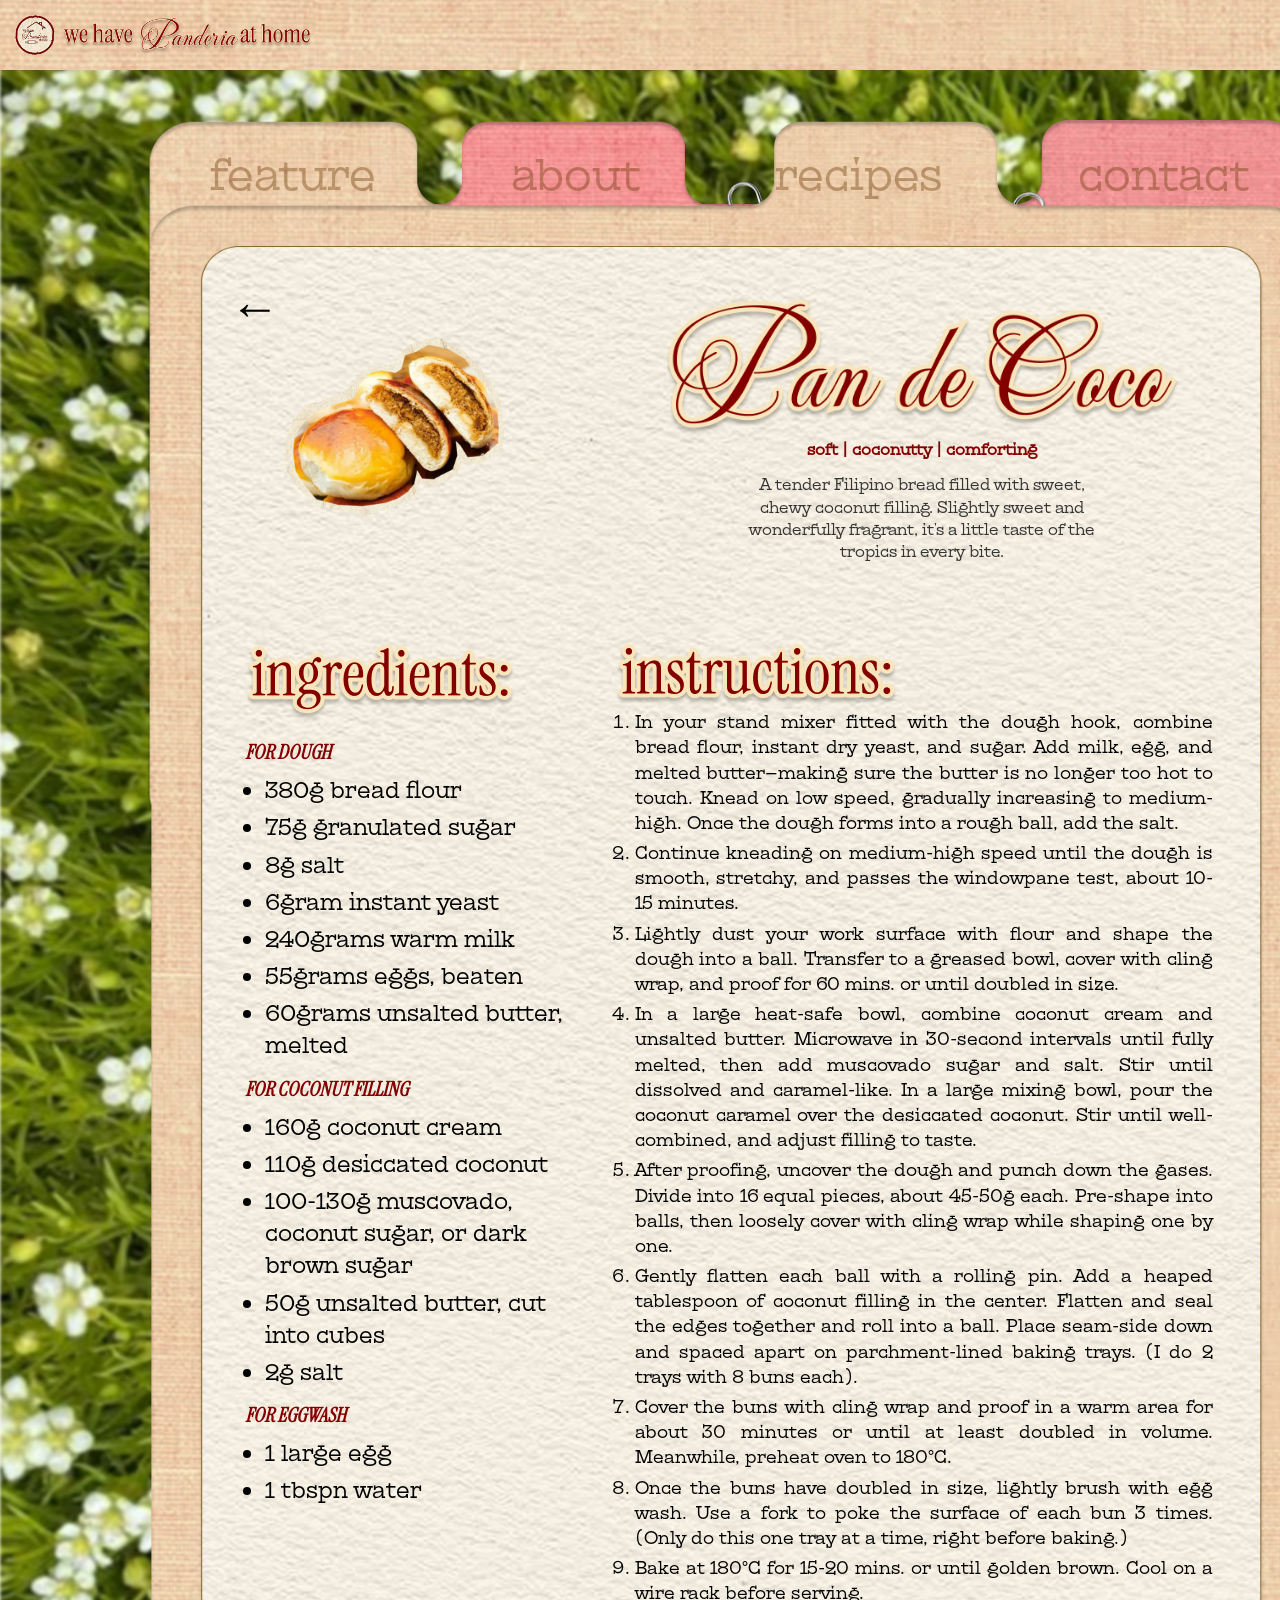
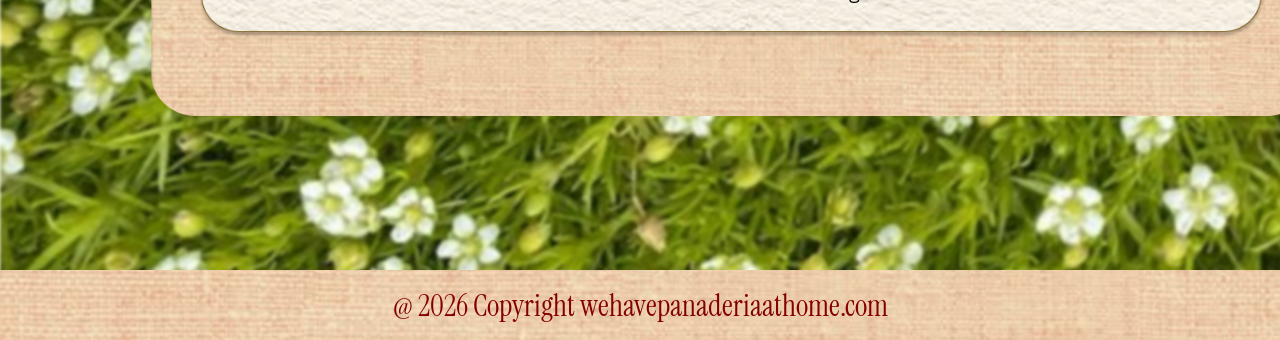
<file: pandecoco.html>
<!DOCTYPE html>
<html lang="en">
<head>
    <meta charset="UTF-8">
    <meta name="viewport" content="width=device-width, initial-scale=1.0">
    <title>We have Panaderia at home</title>
    <link href="styles.css" rel="stylesheet" />
    <link href="for-instructions.css" rel="stylesheet"/>
</head>
<body>
    <header>
        <a href="index.html"><img src="img/header.png" alt="Logo"></a>
    </header>

    <section id="recipes">

        <div class="top-div" id="recipes-page">
            <nav>
                <ul>
                    <li><a href="index.html">feature</a></li>
                    <li><a href="about.html">about</a></li>
                    <li><a href="recipes.html">recipes</a></li>
                    <li><a href="contact.html">contact</a></li>
                </ul>
            </nav>

            <div class="feature bread">

                <button class="back-button" onclick="history.back()">←</button>

                <div class="bread-image">
                    <img src="img/pandecoco.png" alt="Pan de Coco">
                </div>

                <div class="bread-info">
                    <img src="img/pandecoco-title.png" alt="Pan de Coco">
                    <p class="subtitle">soft | coconutty | comforting</p>
                    <p class="description">A tender Filipino bread filled with sweet, chewy coconut filling. Slightly sweet and wonderfully fragrant, it's a little taste of the tropics in every bite.</p>
                </div>
            </div>

            <section class="recipe">
                <div class="ingredients">
                    <img src="img/ingredients.png" alt="ingredients">
                    <h4>FOR DOUGH</h4>
                    <ul>
                        <li>380g bread flour</li>
                        <li>75g granulated sugar</li>
                        <li>8g salt</li>
                        <li>6gram instant yeast</li>
                        <li>240grams warm milk</li>
                        <li>55grams eggs, beaten</li>
                        <li>60grams unsalted butter, melted</li>
                    </ul>
                    <h4>FOR COCONUT FILLING</h4>
                    <ul>
                        <li>160g coconut cream</li>
                        <li>110g desiccated coconut</li>
                        <li>100-130g muscovado, coconut sugar, or dark brown sugar</li>
                        <li>50g unsalted butter, cut into cubes</li>
                        <li>2g salt</li>
                    </ul>
                    <h4>FOR EGGWASH</h4>
                    <ul>
                        <li>1 large egg</li>
                        <li>1 tbspn water</li>
                    </ul>
                </div>

                <div class="instructions">
                    <img src="img/instructions.png" alt="instructions">
                    <ol>
                        <li>In your stand mixer fitted with the dough hook, combine bread flour, instant dry yeast, and sugar. Add milk, egg, and melted butter—making sure the butter is no longer too hot to touch. Knead on low speed, gradually increasing to medium-high. Once the dough forms into a rough ball, add the salt.
                        <li>Continue kneading on medium-high speed until the dough is smooth, stretchy, and passes the windowpane test, about 10-15 minutes.</li>
                        <li>Lightly dust your work surface with flour and shape the dough into a ball. Transfer to a greased bowl, cover with cling wrap, and proof for 60 mins. or until doubled in size.</li>
                        <li>In a large heat-safe bowl, combine coconut cream and unsalted butter. Microwave in 30-second intervals until fully melted, then add muscovado sugar and salt. Stir until dissolved and caramel-like. In a large mixing bowl, pour the coconut caramel over the desiccated coconut. Stir until well-combined, and adjust filling to taste.</li>
                        <li>After proofing, uncover the dough and punch down the gases. Divide into 16 equal pieces, about 45-50g each. Pre-shape into balls, then loosely cover with cling wrap while shaping one by one.</li>
                        <li>Gently flatten each ball with a rolling pin. Add a heaped tablespoon of coconut filling in the center. Flatten and seal the edges together and roll into a ball. Place seam-side down and spaced apart on parchment-lined baking trays. (I do 2 trays with 8 buns each).</li>
                        <li>Cover the buns with cling wrap and proof in a warm area for about 30 minutes or until at least doubled in volume. Meanwhile, preheat oven to 180°C.</li>
                        <li>Once the buns have doubled in size, lightly brush with egg wash. Use a fork to poke the surface of each bun 3 times. (Only do this one tray at a time, right before baking.)</li>
                        <li>Bake at 180°C for 15-20 mins. or until golden brown. Cool on a wire rack before serving.</li>
                    </ol>
                </div>
            </section>
        </div>
    </section>

    <footer>
        <p>@ 2026 Copyright wehavepanaderiaathome.com</p>
    </footer>
</body>
</html>
</file>
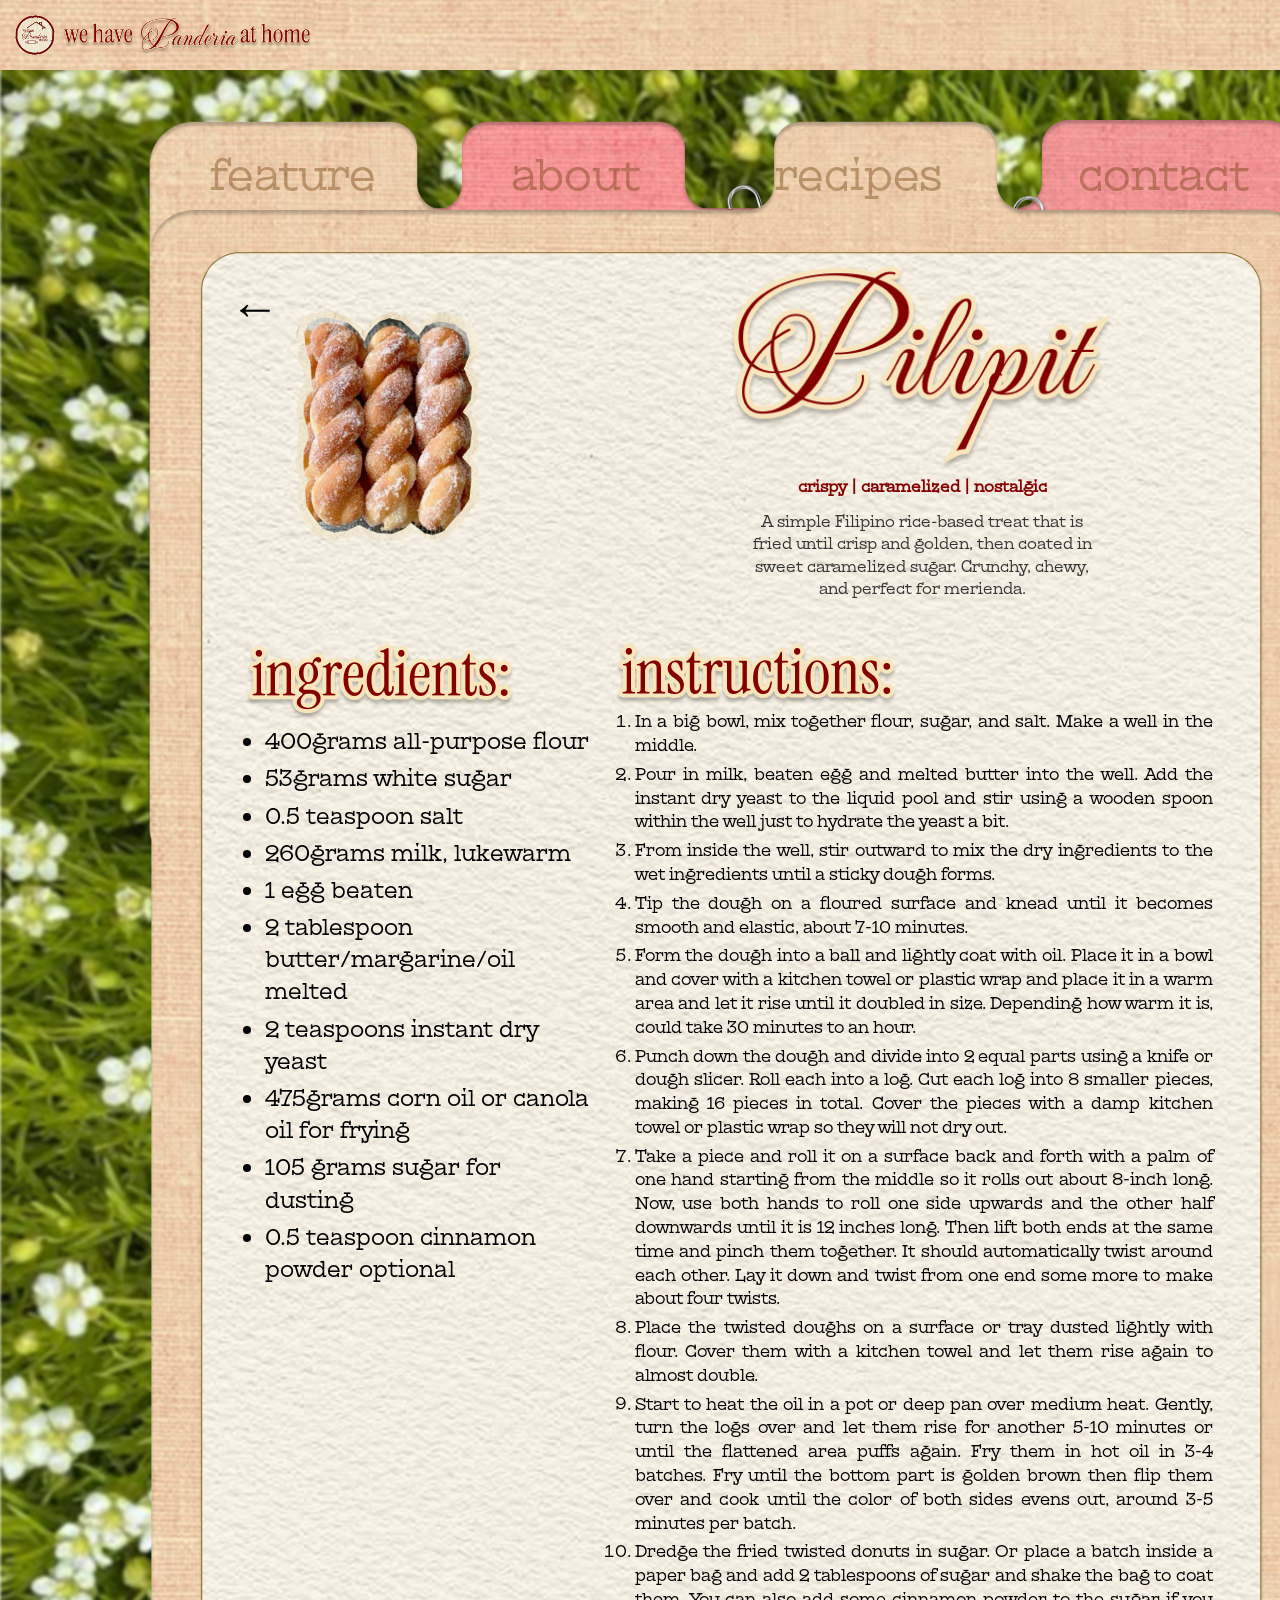
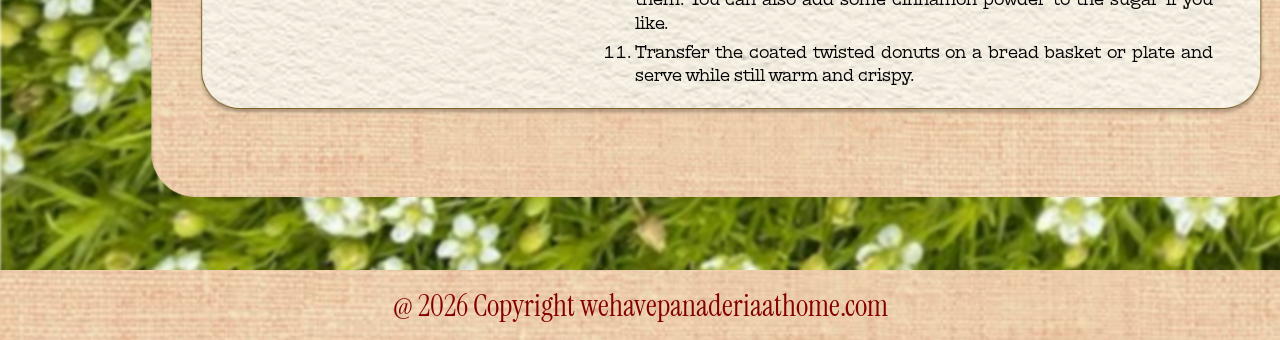
<file: pilipit.html>
<!DOCTYPE html>
<html lang="en">
<head>
    <meta charset="UTF-8">
    <meta name="viewport" content="width=device-width, initial-scale=1.0">
    <title>We have Panaderia at home</title>
    <link href="styles.css" rel="stylesheet" />
    <link href="for-pilipit.css" rel="stylesheet"/>
</head>
<body>
    <header>
        <a href="index.html"><img src="img/header.png" alt="Logo"></a>
    </header>

    <section id="recipes">

        <div class="top-div" id="recipes-page">
            <nav>
                <ul>
                    <li><a href="index.html">feature</a></li>
                    <li><a href="about.html">about</a></li>
                    <li><a href="recipes.html">recipes</a></li>
                    <li><a href="contact.html">contact</a></li>
                </ul>
            </nav>

            <div class="feature bread">

                <button class="back-button" onclick="history.back()">←</button>

                <div class="bread-image">
                    <img src="img/pilipit.png" alt="Pilipit">
                </div>

                <div class="bread-info">
                    <img src="img/pilipit-title.png" alt="Pilipit">
                    <p class="subtitle">crispy | caramelized | nostalgic</p>
                    <p class="description">A simple Filipino rice-based treat that is fried until crisp and golden, then coated in sweet caramelized sugar. Crunchy, chewy, and perfect for merienda.</p>
                </div>
            </div>

            <section class="recipe">
                <div class="ingredients">
                    <img src="img/ingredients.png" alt="ingredients">
                    <ul>
                        <li>400grams all-purpose flour</li>
                        <li>53grams white sugar</li>
                        <li>0.5 teaspoon salt</li>
                        <li>260grams milk, lukewarm</li>  
                        <li>1 egg beaten</li>
                        <li>2 tablespoon butter/margarine/oil melted</li>
                        <li>2 teaspoons instant dry yeast</li>
                        <li>475grams corn oil or canola oil for frying</li>
                        <li>105 grams sugar for dusting</li>
                        <li>0.5 teaspoon cinnamon powder optional</li>
                    </ul>
                </div>

                <div class="instructions">
                    <img src="img/instructions.png" alt="instructions">
                    <ol>
                        <li>In a big bowl, mix together flour, sugar, and salt. Make a well in the middle.
                        <li>Pour in milk, beaten egg and melted butter into the well. Add the instant dry yeast to the liquid pool and stir using a wooden spoon within the well just to hydrate the yeast a bit.</li>
                        <li>From inside the well, stir outward to mix the dry ingredients to the wet ingredients until a sticky dough forms.</li>
                        <li>Tip the dough on a floured surface and knead until it becomes smooth and elastic, about 7-10 minutes.</li>
                        <li>Form the dough into a ball and lightly coat with oil. Place it in a bowl and cover with a kitchen towel or plastic wrap and place it in a warm area and let it rise until it doubled in size. Depending how warm it is, could take 30 minutes to an hour.</li>
                        <li>Punch down the dough and divide into 2 equal parts using a knife or dough slicer. Roll each into a log. Cut each log into 8 smaller pieces, making 16 pieces in total. Cover the pieces with a damp kitchen towel or plastic wrap so they will not dry out.</li>
                        <li>Take a piece and roll it on a surface back and forth with a palm of one hand starting from the middle so it rolls out about 8-inch long. Now, use both hands to roll one side upwards and the other half downwards until it is 12 inches long. Then lift both ends at the same time and pinch them together. It should automatically twist around each other. Lay it down and twist from one end some more to make about four twists.</li>
                        <li>Place the twisted doughs on a surface or tray dusted lightly with flour. Cover them with a kitchen towel and let them rise again to almost double.</li>
                        <li>Start to heat the oil in a pot or deep pan over medium heat. Gently, turn the logs over and let them rise for another 5-10 minutes or until the flattened area puffs again. Fry them in hot oil in 3-4 batches. Fry until the bottom part is golden brown then flip them over and cook until the color of both sides evens out, around 3-5 minutes per batch.</li>
                        <li>Dredge the fried twisted donuts in sugar. Or place a batch inside a paper bag and add 2 tablespoons of sugar and shake the bag to coat them. You can also add some cinnamon powder to the sugar if you like.</li>
                        <li>Transfer the coated twisted donuts on a bread basket or plate and serve while still warm and crispy.</li>
                    </ol>
                </div>
            </section>
        </div>
    </section>

    <footer>
        <p>@ 2026 Copyright wehavepanaderiaathome.com</p>
    </footer>
</body>
</html>
</file>
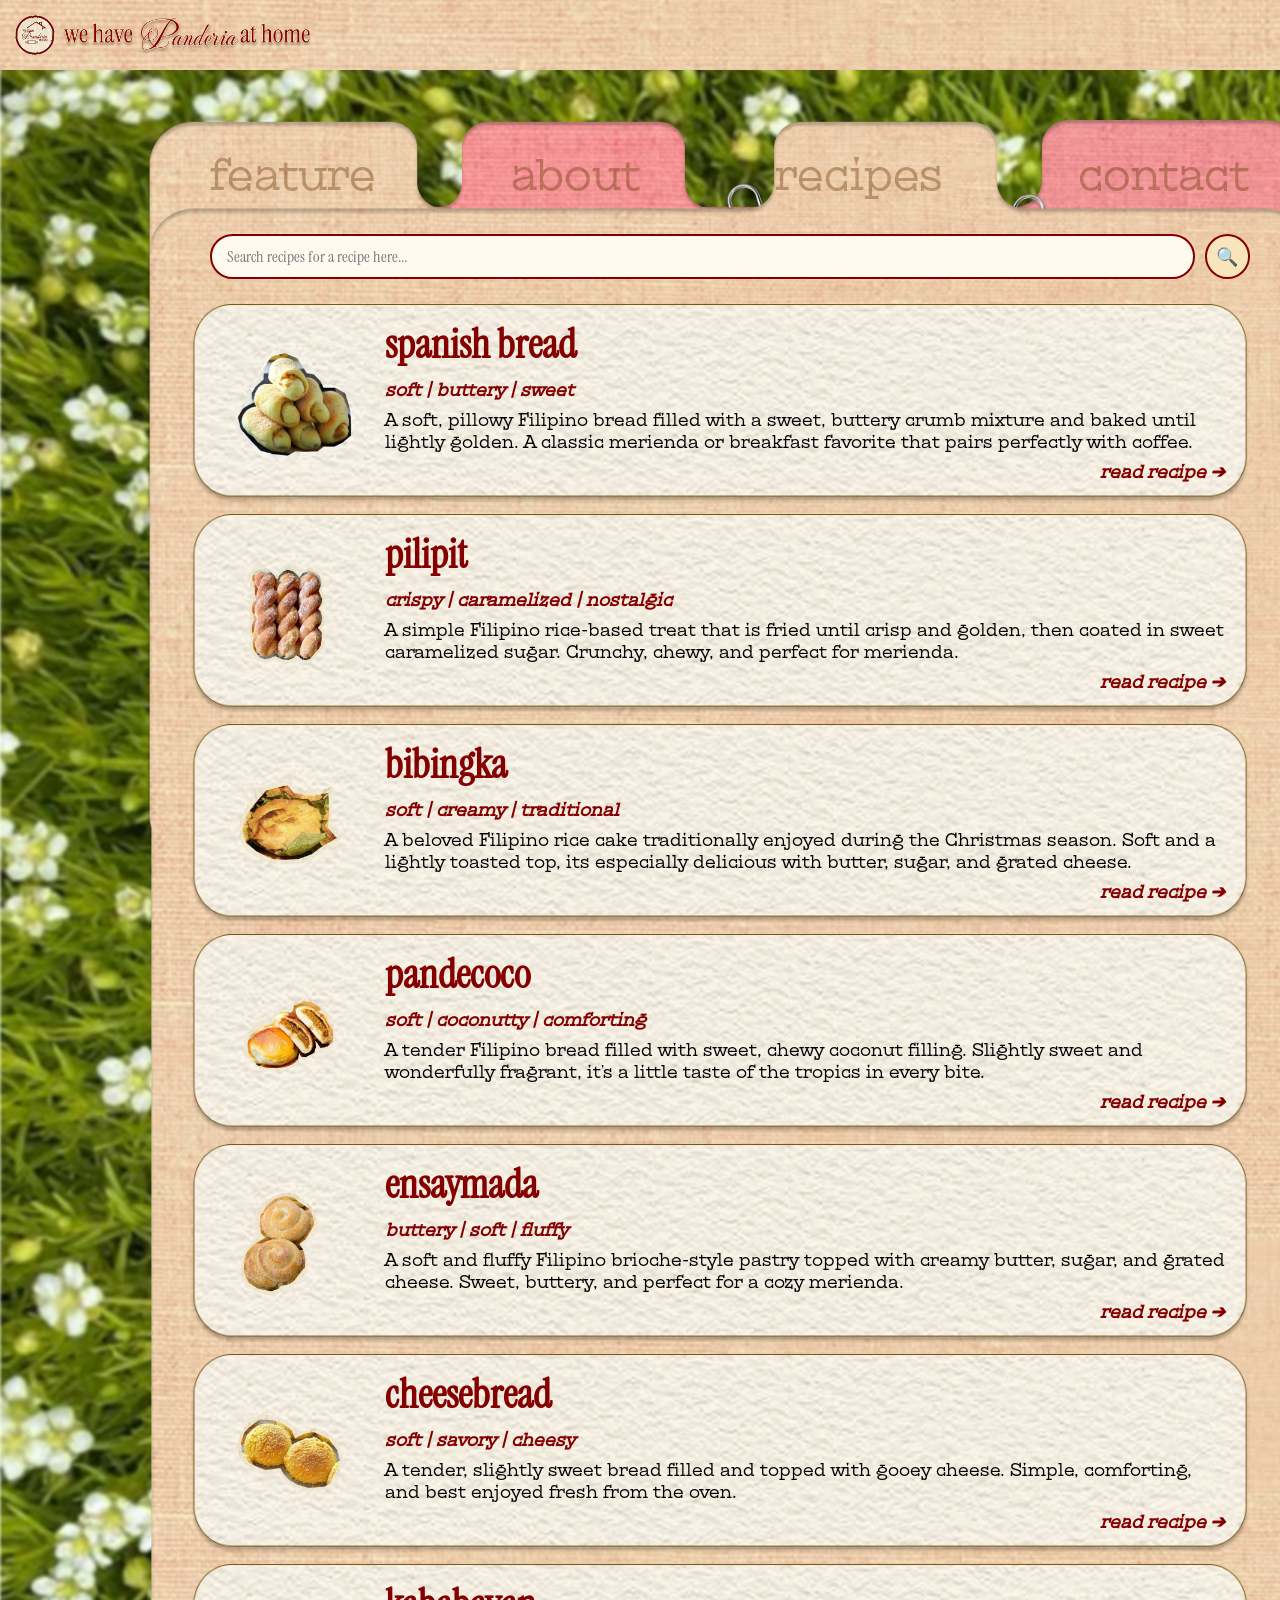
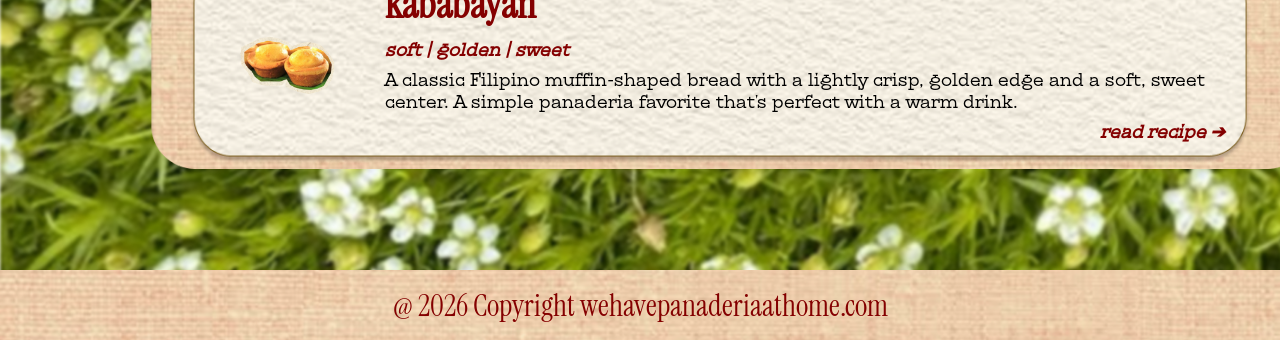
<file: recipes.html>
<!DOCTYPE html>
<html lang="en">
<head>
    <meta charset="UTF-8">
    <meta name="viewport" content="width=device-width, initial-scale=1.0">
    <title>We have Panaderia at home</title>
    <link href="styles.css" rel="stylesheet" />
    <link href="for-recipes.css" rel="stylesheet" />
</head>
<body>
    <header>
        <a href="index.html"><img src="img/header.png" alt="Logo"></a>
    </header>

    <section id="recipes">
        <div class="top-div" id="recipes-page">
            <nav>
                <ul>
                    <li><a href="index.html">feature</a></li>
                    <li><a href="about.html">about</a></li>
                    <li><a href="recipes.html">recipes</a></li>
                    <li><a href="contact.html">contact</a></li>
                </ul>
            </nav>

            <form class="search-bar">
                <input type="text" placeholder="Search recipes for a recipe here...">
                <button type="submit">&#128269;</button>
            </form>

            <a href="spanish.html">
                <div class="feature spanish">
                    <img src="img/spanish.png" alt="Spanish Bread">
                    <div class="pastry-info">
                        <h2>spanish bread</h2>
                        <p>soft | buttery | sweet</p>
                        <p>A soft, pillowy Filipino bread filled with a sweet, buttery crumb mixture and baked until lightly golden. A classic merienda or breakfast favorite that pairs perfectly with coffee.</p>
                        <p class="read-recipe">read recipe ➔</p>
                    </div>
                </div>
            </a>

            <a href="pilipit.html">
                <div class="feature pilipit">
                    <img src="img/pilipit.png" alt="Pilipit">
                    <div class="pastry-info">
                        <h2>pilipit</h2>
                        <p>crispy | caramelized | nostalgic</p>
                        <p>A simple Filipino rice-based treat that is fried until crisp and golden, then coated in sweet caramelized sugar. Crunchy, chewy, and perfect for merienda.</p>
                        <p class="read-recipe">read recipe ➔</p>
                    </div>
                </div>
            </a>

            <a href="bibingka.html">
                <div class="feature bibingka">
                    <img src="img/bibingka.png" alt="Bibingka">
                    <div class="pastry-info">
                        <h2>bibingka</h2>
                        <p>soft | creamy | traditional</p>
                        <p>A beloved Filipino rice cake traditionally enjoyed during the Christmas season. Soft and a lightly toasted top, its especially delicious with butter, sugar, and grated cheese.</p>
                        <p class="read-recipe">read recipe ➔</p>
                    </div>
                </div>
            </a>

            <a href="pandecoco.html">
                <div class="feature pandecoco">
                    <img src="img/pandecoco.png" alt="Pan De Coco">
                    <div class="pastry-info">
                        <h2>pandecoco</h2>
                        <p>soft | coconutty | comforting</p>
                        <p>A tender Filipino bread filled with sweet, chewy coconut filling. Slightly sweet and wonderfully fragrant, it's a little taste of the tropics in every bite.</p>
                        <p class="read-recipe">read recipe ➔</p>
                    </div>
                </div>
            </a>

            <a href="ensaymada.html">
                <div class="feature ensaymada">
                    <img src="img/ensaymada.png" alt="Special Ensaymada">
                    <div class="pastry-info">
                        <h2>ensaymada</h2>
                        <p>buttery | soft | fluffy</p>
                        <p>A soft and fluffy Filipino brioche-style pastry topped with creamy butter, sugar, and grated cheese. Sweet, buttery, and perfect for a cozy merienda.</p>
                        <p class="read-recipe">read recipe ➔</p>
                    </div>
                </div>
            </a>

            <a href="cheesebread.html">
                <div class="feature cheesebread">
                    <img src="img/cheesebread.png" alt="Cheese Bread">
                    <div class="pastry-info">
                        <h2>cheesebread</h2>
                        <p>soft | savory | cheesy</p>
                        <p>A tender, slightly sweet bread filled and topped with gooey cheese. Simple, comforting, and best enjoyed fresh from the oven.</p>
                        <p class="read-recipe">read recipe ➔</p>
                    </div>
                </div>
            </a>

            <a href="kababayan.html">
                <div class="feature kababayan">
                    <img src="img/kababayan.png" alt="Kababayan">
                    <div class="pastry-info">
                        <h2>kababayan</h2>
                        <p>soft | golden | sweet</p>
                        <p>A classic Filipino muffin-shaped bread with a lightly crisp, golden edge and a soft, sweet center. A simple panaderia favorite that's perfect with a warm drink.</p>
                        <p class="read-recipe">read recipe ➔</p>
                    </div>
                </div>
            </a>
        </div>
    </section>

    <footer>
        <p>@ 2026 Copyright wehavepanaderiaathome.com</p>
    </footer>
</body>
</html>
</file>
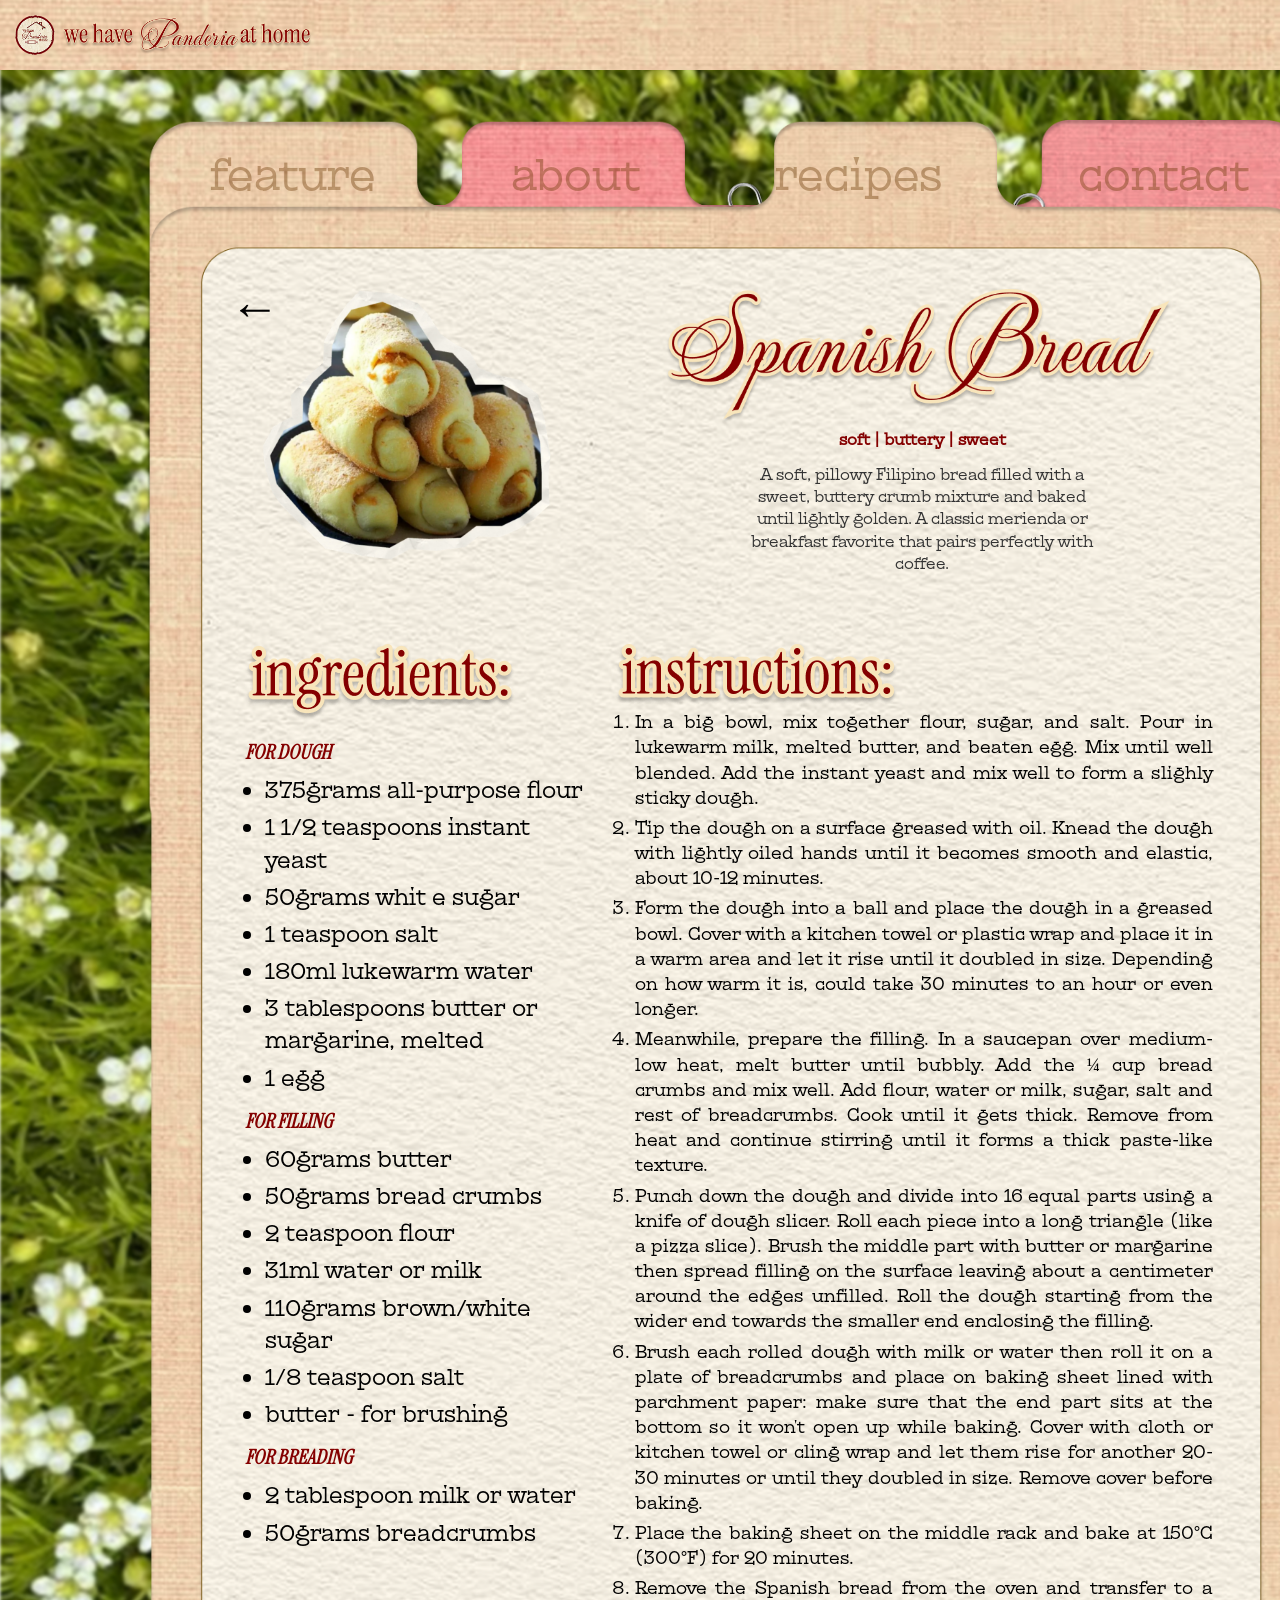
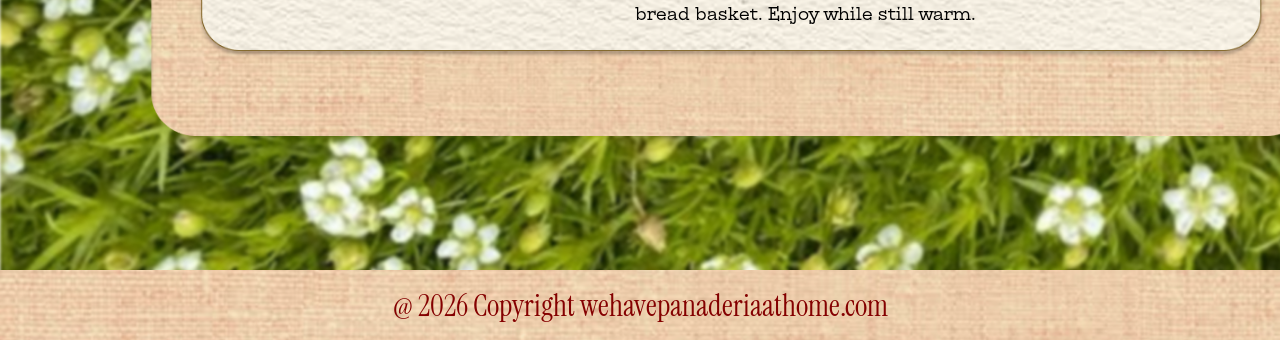
<file: spanish.html>
<!DOCTYPE html>
<html lang="en">
<head>
    <meta charset="UTF-8">
    <meta name="viewport" content="width=device-width, initial-scale=1.0">
    <title>We have Panaderia at home</title>
    <link href="styles.css" rel="stylesheet" />
    <link href="for-instructions.css" rel="stylesheet"/>
</head>
<body>
    <header>
        <a href="index.html"><img src="img/header.png" alt="Logo"></a>
    </header>

    <section id="recipes">

        <div class="top-div" id="recipes-page">
            <nav>
                <ul>
                    <li><a href="index.html">feature</a></li>
                    <li><a href="about.html">about</a></li>
                    <li><a href="recipes.html">recipes</a></li>
                    <li><a href="contact.html">contact</a></li>
                </ul>
            </nav>

            <div class="feature bread">
                
                <button class="back-button" onclick="history.back()">←</button>

                <div class="bread-image">
                    <img src="img/spanish.png" alt="Spanish Bread">
                </div>

                <div class="bread-info">
                    <img src="img/spanish-title.png" alt="Spanish Bread">
                    <p class="subtitle">soft | buttery | sweet</p>
                    <p class="description">A soft, pillowy Filipino bread filled with a sweet, buttery crumb mixture and baked until lightly golden. A classic merienda or breakfast favorite that pairs perfectly with coffee. </p>
                </div>
            </div>

            <section class="recipe">
                <div class="ingredients">
                    <img src="img/ingredients.png" alt="ingredients">
                    <h4>FOR DOUGH</h4>
                    <ul>
                        <li>375grams all-purpose flour</li>
                        <li>1 1/2 teaspoons instant yeast</li>
                        <li>50grams whit e sugar</li>
                        <li>1 teaspoon salt</li>
                        <li>180ml lukewarm water</li>
                        <li>3 tablespoons butter or margarine, melted</li>
                        <li>1 egg</li>
                    </ul>
                    <h4>FOR FILLING</h4>
                    <ul>
                        <li>60grams butter</li>
                        <li>50grams bread crumbs</li>
                        <li>2 teaspoon flour</li>
                        <li>31ml water or milk</li>
                        <li>110grams brown/white sugar</li>
                        <li>1/8 teaspoon salt</li>
                        <li>butter - for brushing</li>
                    </ul>
                    <h4>FOR BREADING</h4>
                    <ul>
                        <li>2 tablespoon milk or water</li>
                        <li>50grams breadcrumbs</li>
                    </ul>
                </div>

                <div class="instructions">
                    <img src="img/instructions.png" alt="instructions">
                    <ol>
                        <li>In a big bowl, mix together flour, sugar, and salt. Pour in lukewarm milk, melted butter, and beaten egg. Mix until well blended. Add the instant yeast and mix well to form a slighly sticky dough.</li>
                        <li>Tip the dough on a surface greased with oil. Knead the dough with lightly oiled hands until it becomes smooth and elastic, about 10-12 minutes.</li>
                        <li>Form the dough into a ball and place the dough in a greased bowl. Cover with a kitchen towel or plastic wrap and place it in a warm area and let it rise until it doubled in size. Depending on how warm it is, could take 30 minutes to an hour or even longer.</li>
                        <li>Meanwhile, prepare the filling. In a saucepan over medium-low heat, melt butter until bubbly. Add the ¼ cup bread crumbs and mix well. Add flour, water or milk, sugar, salt and rest of breadcrumbs. Cook until it gets thick. Remove from heat and continue stirring until it forms a thick paste-like texture.</li>
                        <li>Punch down the dough and divide into 16 equal parts using a knife of dough slicer. Roll each piece into a long triangle (like a pizza slice). Brush the middle part with butter or margarine then spread filling on the surface leaving about a centimeter around the edges unfilled. Roll the dough starting from the wider end towards the smaller end enclosing the filling.</li>
                        <li>Brush each rolled dough with milk or water then roll it on a plate of breadcrumbs and place on baking sheet lined with parchment paper: make sure that the end part sits at the bottom so it won't open up while baking. Cover with cloth or kitchen towel or cling wrap and let them rise for another 20-30 minutes or until they doubled in size. Remove cover before baking.</li>
                        <li>Place the baking sheet on the middle rack and bake at 150°C (300°F) for 20 minutes.</li>
                        <li>Remove the Spanish bread from the oven and transfer to a bread basket. Enjoy while still warm.</li>
                    </ol>
                </div>
            </section>
        </div>
    </section>

    <footer>
        <p>@ 2026 Copyright wehavepanaderiaathome.com</p>
    </footer>
</body>
</html>
</file>
<file: styles.css>
* {
    margin: 0;
    padding: 0;
    box-sizing: border-box;
}

html {
    scroll-behavior: smooth;
    scroll-padding-top: 100px;
}

body {
    background-image: url(img/background.png);
    background-repeat: no-repeat;
    background-size: cover;
}

@font-face {
    font-family: fontText;
    src: url(fonts/KyivTypeSerif-Regular.woff);
}

@font-face {
    font-family: fontTitle;
    src: url(fonts/instrumentserif-regular.woff);
}

header {
    z-index: 9999;
    background-image: url(img/header-bg.png);
    background-repeat: no-repeat;
    background-size: cover;
    width: 100%;
    height: 70px;
    position: -webkit-sticky;
    position: sticky;
    top: 0px;
}

header img {
    height: 70px;
}

.frontcover {
    align-items: center;
    display: flex;
    flex-direction: column;
    text-align: center;
}

.frontcover img {
    width: 84%;
    position: relative;
    top: -100px;
    margin-bottom: -200px;   
}

.button {
    background-color: rgba(248, 229, 187, 1);
    border: 2px solid #840000;
    color: #840000;
    padding: 15px 30px;
    text-align: center;
    text-decoration: none;
    display: inline-block;
    font-size: 20px;
    margin: -160px 2px 4px;
    cursor: pointer;
    border-radius: 60px;
    z-index: 1000;
    font-family: fontTitle;
}

.button a {
    text-decoration: none;
    color: #840000;
    font-size: 30px;
}

.button:hover {
    background-color: #840000;
    border: 2px solid rgba(248, 229, 187, 1);
}

.button a:hover {
    color: rgba(248, 229, 187, 1);
}

footer {
    background-image: url(img/header-bg.png);
    background-repeat: no-repeat;
    background-size: cover;
    height: 70px;
    font-family: fontTitle;
    display: flex;
    align-items: center;
    text-align: center;
    justify-content: center;
}

footer p {
    font-size: 30px;
    color: #840000;
}

/** FOR MOBILE **/
@media screen and (max-width: 767px) {
    * {
        margin: 0;
        padding: 0;
        box-sizing: border-box;
    }

    body {
        background-image: url("img/mobile-bg.png");
        background-size: cover;
        background-position: center;
        background-repeat: no-repeat;
    }

    header {
        width: 100%;
        height: auto;
        overflow: hidden;
    }

    header img {
        width: 100%;
        height: auto;
        display: block;
    }

    .frontcover img {
        width: 100%;
        height: auto;
        margin-top: 200px;
        margin-left: 20px;
        display: block;
    }

    .button {
        width: 33%;
        text-align: center;
        margin: 20px auto;
        margin-bottom: 50px;
    }

    .button a {
        font-size: 18px;
    }

    footer p {
        font-size: 20px;
    }
}
</file>
<file: for-index.css>
@font-face {
    font-family: fontText;
    src: url(fonts/KyivTypeSerif-Regular.woff);
}

@font-face {
    font-family: fontTitle;
    src: url(fonts/instrumentserif-regular.woff);
}

#feature {
    position: relative;
    margin-top: 200px;

    align-items: center;
    min-height: 800px;
}

#feature-page {
    background-image: url(img/nav.png);
    background-repeat: no-repeat;
    background-position: center;
    background-size: 80% 100%;
}

.top-div {
    position: absolute;
    display: inline-block;
    font-family: fontText;
}

nav {
    font-size: 45px;
    display: flex;
    gap: 100px;
}

nav li {
    display: inline-block;
}

nav ul {
    display: flex;
    gap: 135px;
    padding: 5px 10px;
    margin: 20px 200px;
    list-style: none;
}

nav a {
    text-decoration: none;
    color: rgba(102, 52, 0, 0.38);
    border-bottom: 2px solid transparent;
    padding-bottom: 5px;
}

nav a:hover {
    color: rgba(29, 15, 0, 0.38);
    border-bottom: 2px solid rgba(29, 15, 0, 0.38);
}

.feature {
    display: flex;
    align-items: center;
    margin: 5px 190px;
    padding: 15px 25px;

    background-image: url(img/feature-bg.png);
    background-size: contain;
    background-repeat: no-repeat;
    width: 1060px;
    height: 205px;
}

.feature:hover {
    background-image: url(img/feature-bg-hover.png);
}

.feature img {
    max-width: 20%;
}

.pastry-info {
    flex: 1;
}

.pastry-info h2 {
    margin: 0 0 10px;
    font-size: 40px;
    color: #840000;
    font-family: fontTitle;
}

.pastry-info p:first-of-type {
    color: #840000;
    font-weight: bold;
    font-style: italic;
}

.pastry-info p {
    margin: 8px 0;
    font-size: 18px;
    color: #000;
}

#feature a {
    text-decoration: none;
    cursor: pointer;
}

/* MEDIA QUERY FOR LARGE DESKTOP VIEWPORT */
@media screen and (min-width: 1921px) {
    #feature {
        position: relative;
        margin-top: 200px;
        margin-left: 350px;
        align-items: center;
        min-height: 800px;
    }

    #feature-page {
        background-image: url(img/nav.png);
        background-repeat: no-repeat;
        background-position: center;
        background-size: 80% 100%;
    }

    .top-div {
        position: absolute;
        display: inline-block;
        font-family: fontText;
    }

    nav {
        font-size: 45px;
        display: flex;
        gap: 100px;
    }

    nav li {
        display: inline-block;
    }

    nav ul {
        display: flex;
        gap: 135px;
        padding: 5px 10px;
        margin: 20px 200px;
        list-style: none;
    }

    nav a {
        text-decoration: none;
        color: rgba(102, 52, 0, 0.38);
        border-bottom: 2px solid transparent;
        padding-bottom: 5px;
    }

    nav a:hover {
        color: rgba(29, 15, 0, 0.38);
        border-bottom: 2px solid rgba(29, 15, 0, 0.38);
    }

    .feature {
        display: flex;
        align-items: center;
        margin: 5px 190px;
        padding: 15px 25px;

        background-image: url(img/feature-bg.png);
        background-size: contain;
        background-repeat: no-repeat;
        width: 1060px;
        height: 205px;
    }

    .feature:hover {
        background-image: url(img/feature-bg-hover.png);
    }

    .feature img {
        max-width: 20%;
    }

    .pastry-info {
        flex: 1;
    }

    .pastry-info h2 {
        margin: 0 0 10px;
        font-size: 40px;
        color: #840000;
        font-family: fontTitle;
    }

    .pastry-info p:first-of-type {
        color: #840000;
        font-weight: bold;
        font-style: italic;
    }

    .pastry-info p {
        margin: 8px 0;
        font-size: 18px;
        color: #000;
    }

    #feature a {
        text-decoration: none;
        cursor: pointer;
    }
}

/** FOR MOBILE **/
@media screen and (max-width: 767px) {

    #feature-page {
        background-image: url(img/nav-mobile.png);
        background-size: 90% 100%;
        margin: 100px 0;
        padding: 0;
        width: 100%;
    }

    nav {
        position: absolute;
        top: 0;
        right: 0;
        width: 35px;
        height: 100%;
        z-index: 100;
        margin: 0 30px;
    }

    nav ul {
        position: relative;
        z-index: 100;
        display: flex;
        flex-direction: column;
        gap: 0;
        margin: 0;
        width: 35px;
        height: 100%;
    }

    nav li {
        flex: 1;
        display: flex;
        justify-content: center;
        align-items: center;
        writing-mode: vertical-rl;
        transform: rotate(180deg);
    }

    nav a {
        color: rgba(102, 52, 0, 0.38);
        font-size: 18px;
        padding: 8px 4px;
        border: none;
    }

    .feature {
        margin: 5px 30px;
        padding: 0px 0px;
        background-image: url(img/feature-bg-mobile.png);
        width: 300px;
        height: 200px;
    }

    .feature.spanish {
        margin-top: 25px;
    }

    .feature img {
        max-width: 150px;
    }

    .pastry-info h2 {
        font-size: 25px;
    }

    .pastry-info p {
        font-size: 10px;
        max-width: 200px;
    }

    html, body {
        width: 100%;
        max-width: 100%;
        margin: 0;
        padding: 0;
        overflow-x: hidden;
    }
}
</file>
<file: for-about.css>
@font-face {
    font-family: fontText;
    src: url(fonts/KyivTypeSerif-Regular.woff);
}

@font-face {
    font-family: fontTitle;
    src: url(fonts/instrumentserif-regular.woff);
}

#about {
    position: relative;
    margin-top: 50px;
    align-items: center;
    scroll-margin-top: 100px;
    min-height: 1700px;
}

#about-page {
    background-image: url(img/about-bg-bottom.png);
    background-repeat: no-repeat;
    background-position: center;
    background-size: 80% 100%;
}

.top-div {
    position: absolute;
    display: inline-block;
    font-family: fontTitle;
}

nav {
    font-size: 45px;
    display: flex;
    font-family: fontText;
}

nav li {
    display: inline-block;
}

nav ul {
    display: flex;
    gap: 135px;
    padding: 5px 10px;
    margin: 20px 200px;
    list-style: none;
}

nav a {
    text-decoration: none;
    color: rgba(102, 52, 0, 0.38);
    border-bottom: 2px solid transparent;
    padding-bottom: 5px;
}

nav a:hover {
    color: rgba(29, 15, 0, 0.38);
    border-bottom: 2px solid rgba(29, 15, 0, 0.38);
}

.about {
    display: flex;
    flex-direction: column;
    background-image: url(img/about-bg-top.png);
    background-repeat: no-repeat;
    background-position: center;
    background-size: 90% 100%;
    align-items: center;
    text-align: center;
    justify-content: center;
    margin: 30px 120px;
}

.about img {
    width: 85%;
}

.about h4 {
    font-size: 30px;
    font-weight: bold;
    color: #840000;
    font-style: italic;
    padding-bottom: 10px;
}

.about p {
    font-size: 35px;
    padding: 0 90px 5px;
    text-align: justify;
    margin-right: 25px;
    padding-left: 110px;
}

/* MEDIA QUERY FOR LARGE DESKTOP VIEWPORT */
@media screen and (min-width: 1921px) {
    #about {
        position: relative;
        margin-top: 50px;
        align-items: center;
        scroll-margin-top: 100px;
        min-height: 1300px;
    }

    #about-page {
        background-image: url(img/about-bg-bottom.png);
        background-repeat: no-repeat;
        background-position: center;
        background-size: 50% 100%;
    }

    .top-div {
        position: absolute;
        display: inline-block;
        font-family: fontTitle;
    }

    nav {
        font-size: 35px;
        display: flex;
        font-family: fontText;
        margin-left: 320px;
    }

    nav li {
        display: inline-block;
    }

    nav ul {
        display: flex;
        gap: 115px;
        padding: 5px 10px;
        margin: 5px 200px;
        list-style: none;
    }

    nav a {
        text-decoration: none;
        color: rgba(102, 52, 0, 0.38);
        border-bottom: 2px solid transparent;
        padding-bottom: 5px;
    }

    nav a:hover {
        color: rgba(29, 15, 0, 0.38);
        border-bottom: 2px solid rgba(29, 15, 0, 0.38);
    }

    .about {
        display: flex;
        flex-direction: column;
        background-image: url(img/about-bg-top.png);
        background-repeat: no-repeat;
        background-position: center;
        background-size: 55% 100%;
        align-items: center;
        text-align: center;
        justify-content: center;
        margin: 30px 120px;
    }

    .about img {
        width: 50%;
    }

    .about h4 {
        font-size: 20px;
        font-weight: bold;
        color: #840000;
        font-style: italic;
        padding-bottom: 10px;
    }

    .about p {
        font-size: 25px;
        padding: 0 90px 5px;
        text-align: justify;
        margin-right: 25x;
        padding-left: 110px;
        width: 60%;
    }
}

/* FOR MOBILE VIEWPORT */
@media screen and (max-width: 767px) {

    #about {
        position: relative;
        margin-top: 30px;
        min-height: 1200px;
        scroll-margin-top: 100px;
        box-sizing: border-box;
    }

    #about-page {
        background-image: url(img/about-bg-mobile-bottom.png);
        background-repeat: no-repeat;
        background-position: center;
        background-size: 100% 100%;

        min-height: 1100px;
        width: 90%;

        margin: 0;
        margin-left: 20px;
        padding: 0;

        box-sizing: border-box;
    }

    /* NAVIGATION */
    nav {
        position: absolute;
        top: 0;
        right: 0;
        width: 35px;
        height: 100%;

        z-index: 100;
        margin: 0;
    }

    nav ul {
        display: flex;
        flex-direction: column;
        justify-content: space-around;

        gap: 0;
        width: 99%;
        height: 44%;

        margin: 0;
        padding: 0;

        list-style: none;
    }

    nav li {
        flex: 1;
        display: flex;
        justify-content: center;
        align-items: center;
        writing-mode: vertical-rl;
        transform: rotate(180deg);
    }

    nav a {
        font-size: 18px;
        color: rgba(102, 52, 0, 0.38);
        padding: 8px 4px;
        text-decoration: none;
        border: none;
    }

    .about {
        display: flex;
        flex-direction: column;
        align-items: center;
        justify-content: flex-start;
        text-align: center;

        background-image: url(img/about-bg-mobile-top.png);
        background-repeat: no-repeat;
        background-position: center;
        background-size: 100% 100%;

        width: calc(100% - 55px);
        max-width: 300px;

        min-height: 1100px;

        margin: 30px 10px;
        padding: 35px 25px;

        box-sizing: border-box;
    }

    /* IMAGES */
    .about img {
        display: block;
        width: 100%;
        max-width: 100%;
        height: auto;
        object-fit: contain;
    }

    .about h4 {
        font-size: 14px;
        line-height: 1.4;
        margin: 0 0 10px;
        padding-bottom: 5px;
        color: #840000;
        font-weight: bold;
        font-style: italic;
    }

    .about p {
        width: 100%;
        font-size: 17px;
        line-height: 1.6;
        text-align: justify;

        padding: 0;
        margin: 0 0 15px;

        overflow-wrap: break-word;
        box-sizing: border-box;
    }

}
</file>
<file: for-instructions.css>
@font-face {
    font-family: fontText;
    src: url(fonts/KyivTypeSerif-Regular.woff);
}

@font-face {
    font-family: fontTitle;
    src: url(fonts/instrumentserif-regular.woff);
}

#recipes {
    position: relative;
    margin-top: 50px;
    align-items: center;
    scroll-margin-top: 100px;
    min-height: 1750px;
}

#recipes-page {
    background-image: url(img/recipes-2.png);
    background-repeat: no-repeat;
    background-position: center;
    background-size: 80% 100%;
}

.top-div {
    position: absolute;
    display: flex;
    flex-direction: column;
    font-family: fontText;
}

nav {
    font-size: 45px;
    display: flex;
    gap: 100px;
}

nav li {
    display: inline-block;
}

nav ul {
    display: flex;
    gap: 135px;
    padding: 5px 10px;
    margin: 20px 200px;
    list-style: none;
}

nav a {
    text-decoration: none;
    color: rgba(102, 52, 0, 0.38);
    border-bottom: 2px solid transparent;
    padding-bottom: 5px;
}

nav a:hover {
    color: rgba(29, 15, 0, 0.38);
    border-bottom: 2px solid rgba(29, 15, 0, 0.38);
}

.feature {
    display: flex;
    flex-direction: row;
    align-items: center;
    gap: 25px;
    margin: 5px 190px;
    padding: 15px 25px;
}

.bread-image {
    flex: 0 0 35%;
    display: flex;
    justify-content: center;
    align-items: center;
}

.bread-image img {
    width: 100%;
    max-width: 400px;
    height: auto;
    object-fit: contain;
    margin: 0;
}

.bread-info {
    flex: 1;
    min-width: 0;
    text-align: center;
}

.bread-info img {
    width: 80%;
    margin: 0;
}

.bread-info .subtitle {
    font-size: 16px;
    font-weight: bold;
    color: #840000;
    margin: 0 0 15px;
}

.bread-info .description {
    font-size: 16px;
    line-height: 1.4;
    color: #333;
    margin: 0 auto;
    max-width: 350px;
}

.recipe {
    display: flex;
    flex-direction: row;
    align-items: flex-start;
    gap: 20px;
    margin: 5px 190px;
    margin-left: 220px;
    padding: 15px 25px 100px;
}

.ingredients {
    flex: 0 0 35%;
    min-width: 0;
}

.instructions {
    flex: 1;
    min-width: 0;
}

.ingredients h4 {
    font-size: 20px;
    font-family: fontTitle;
    color: #840000;
    margin-top: 15px;
    margin-bottom: 8px;
    font-style: italic;
}

.ingredients ul {
    padding-left: 20px;
    margin-bottom: 15px;
}

.instructions ol {
    width: 95%;
    padding-left: 20px;
    text-align: justify;
}

.ingredients li {
    font-size: 23px;
    line-height: 1.4;
    margin-bottom: 5px;
    color: #000;
}

.instructions li {
    font-size: 18px;
    line-height: 1.4;
    margin-bottom: 5px;
    color: #000;
}

.feature.bread {
    position: relative;
}

.back-button {
    position: absolute;
    top: 50px;
    left: 40px;
    z-index: 1000;

    color: #000;
    background: none;
    border: none;

    font-size: 50px;
    font-weight: bold;

    display: flex;
    justify-content: center;
    align-items: center;

    cursor: pointer;
    transition: 0.3s;
}

.back-button:hover {
    color: #840000;
}

/* MEDIA QUERY FOR LARGE DESKTOP VIEWPORT */
@media screen and (min-width: 1921px) {

    #recipes {
        position: relative;
        margin-top: 50px;
        align-items: center;
        scroll-margin-top: 100px;
        min-height: 1750px;
    }

    #recipes-page {
        background-image: url(img/recipes-2.png);
        background-repeat: no-repeat;
        background-position: center;
        background-size: 72% 100%;
    }

    .top-div {
        position: absolute;
        display: flex;
        flex-direction: column;
        font-family: fontText;
    }

    nav {
        font-size: 45px;
        display: flex;
        gap: 100px;
    }

    nav li {
        display: inline-block;
    }

    nav ul {
        display: flex;
        gap: 220px;
        padding: 5px 10px;
        margin: 20px 300px;
        list-style: none;
    }

    nav a {
        text-decoration: none;
        color: rgba(102, 52, 0, 0.38);
        border-bottom: 2px solid transparent;
        padding-bottom: 5px;
    }

    nav a:hover {
        color: rgba(29, 15, 0, 0.38);
        border-bottom: 2px solid rgba(29, 15, 0, 0.38);
    }

    .feature {
        display: flex;
        flex-direction: row;
        align-items: center;
        gap: 25px;
        margin: 5px 190px;
        padding: 15px 25px;
    }

    .bread-image {
        flex: 0 0 35%;
        display: flex;
        justify-content: center;
        align-items: center;
    }

    .bread-image img {
        width: 100%;
        max-width: 400px;
        height: auto;
        object-fit: contain;
        margin: 0;
        margin-left: 300px;
    }

    .bread-info {
        flex: 1;
        min-width: 0;
        text-align: center;
    }

    .bread-info img {
        width: 70%;
        margin: 0;
    }

    .bread-info .subtitle {
        font-size: 16px;
        font-weight: bold;
        color: #840000;
        margin: 0 0 15px;
    }

    .bread-info .description {
        font-size: 16px;
        line-height: 1.4;
        color: #333;
        margin: 0 auto;
        max-width: 350px;
    }

    .recipe {
        display: flex;
        flex-direction: row;
        align-items: flex-start;
        gap: 20px;
        margin: 5px 190px;
        margin-left: 220px;
        padding: 15px 150px 100px;
    }

    .ingredients {
        flex: 0 0 35%;
        min-width: 0;
    }

    .instructions {
        flex: 1;
        min-width: 0;
    }

    .ingredients h4 {
        font-size: 20px;
        font-family: fontTitle;
        color: #840000;
        margin-top: 15px;
        margin-bottom: 8px;
        font-style: italic;
    }

    .ingredients ul {
        padding-left: 20px;
        margin-bottom: 15px;
    }

    .instructions ol {
        width: 95%;
        padding-left: 20px;
        text-align: justify;
    }

    .ingredients li {
        font-size: 23px;
        line-height: 1.4;
        margin-bottom: 5px;
        color: #000;
    }

    .instructions li {
        font-size: 18px;
        line-height: 1.4;
        margin-bottom: 5px;
        color: #000;
    }

    .feature.bread {
        position: relative;
    }

    .back-button {
        position: absolute;
        top: 50px;
        left: 200px;
        z-index: 1000;

        color: #000;
        background: none;
        border: none;

        font-size: 50px;
        font-weight: bold;

        display: flex;
        justify-content: center;
        align-items: center;

        cursor: pointer;
        transition: 0.3s;
    }

    .back-button:hover {
        color: #840000;
    }
}

/* FOR MOBILE VIEWPORT */
@media screen and (max-width: 767px) {

    #recipes {
        position: relative;
        margin-top: 30px;
        padding-top: 0;
        min-height: 2000px;
        scroll-margin-top: 80px;
        width: 100%;
        box-sizing: border-box;
    }

    #recipes-page {
        background-image: url(img/instructions-mobile.png);
        background-repeat: no-repeat;
        background-position: center top;
        background-size: 90% 90%;

        width: 100%;
        min-height: 1850px;

        margin: 0;
        padding: 0;

        box-sizing: border-box;
    }

    nav {
        position: absolute;
        top: 0;
        right: 0;

        width: 100px;
        height: 40%;

        z-index: 100;
        margin: 0;
    }

    nav ul {
        display: flex;
        flex-direction: column;
        justify-content: space-around;

        gap: 0;
        width: 100%;
        height: 100%;

        margin: 0;
        padding: 0;

        list-style: none;
    }

    nav li {
        flex: 1;
        display: flex;
        justify-content: center;
        align-items: center;

        writing-mode: vertical-rl;
        transform: rotate(180deg);
    }

    nav a {
        font-size: 20px;
        color: rgba(102, 52, 0, 0.38);

        padding: 8px 4px;
        text-decoration: none;
        border: none;
    }

    .feature {
        display: flex;
        flex-direction: column;
        align-items: center;

        gap: 0;

        width: 100%;
        margin: 0;
        padding: 15px 40px;
        right: 20px;

        box-sizing: border-box;
    }

    .bread-image {
        display: flex;
        justify-content: center;
        align-items: center;

        width: 50%;
        flex: none;
    }

    .bread-image img {
        display: block;

        width: 75%;
        max-width: 250px;
        height: auto;

        object-fit: contain;
        margin: 0;
        padding-top: 20px;
    }

    .bread-info {
        width: 100%;
        min-width: 0;
        flex: none;

        text-align: center;
        box-sizing: border-box;
    }

    .bread-info img {
        display: block;

        width: 60%;
        max-width: 250px;
        height: auto;

        margin: 0 auto;
    }

    .bread-info .subtitle {
        display: none;
    }

    .bread-info .description {
        width: 100%;
        max-width: 230px;

        font-size: 7px;
        line-height: 1.5;
        color: #333;

        margin: 0 auto;
        overflow-wrap: break-word;
    }

    .recipe {
        display: flex;
        flex-direction: column;
        align-items: stretch;

        gap: 15px;

        width: 80%;
        margin: 0;
        padding: 10px 45px 100px 60px;

        box-sizing: border-box;
    }

    .ingredients {
        width: 100%;
        flex: none;
        min-width: 0;
        box-sizing: border-box;
    }

    .instructions {
        width: 100%;
        flex: none;
        min-width: 0;
        box-sizing: border-box;
    }

    .ingredients img, .instructions img {
        width: 60%;
    }

    .ingredients h4 {
        font-size: 14px;
        font-family: fontTitle;
        color: #840000;

        margin-top: 15px;
        margin-bottom: 0;

        font-style: italic;
    }

    .ingredients ul {
        padding-left: 18px;
        margin-bottom: 15px;
    }

    .instructions ol {
        width: 100%;
        padding-left: 18px;
        text-align: justify;

        box-sizing: border-box;
    }

    .ingredients li {
        font-size: 10px;
        line-height: 1.5;
        margin-bottom: 0;

        color: #000;
        overflow-wrap: break-word;
    }

    .instructions li {
        font-size: 10px;
        line-height: 1.5;
        margin-bottom: 8px;

        color: #000;
        overflow-wrap: break-word;
    }

    .feature.bread {
        position: relative;
    }

    .back-button {
        position: absolute;
        top: 50px;
        left: 90px;

        z-index: 1000;

        color: #000;
        background: none;
        border: none;

        font-size: 30px;
        font-weight: bold;

        display: flex;
        justify-content: center;
        align-items: center;

        cursor: pointer;
        transition: 0.3s;
    }
}
</file>
<file: for-contact.css>
@font-face {
    font-family: fontText;
    src: url(fonts/KyivTypeSerif-Regular.woff);
}

@font-face {
    font-family: fontTitle;
    src: url(fonts/instrumentserif-regular.woff);
}

#contact {
    position: relative;
    margin-top: 50px;
    align-items: center;
    scroll-margin-top: 100px;
    min-height: 800px;
}

#contact-page {
    background-image: url(img/contact.png);
    background-repeat: no-repeat;
    background-position: center;
    background-size: 80% 100%;
}

.top-div {
    position: absolute;
    display: inline-block;
    font-family: fontTitle;
}

.bottom-div {
    position: absolute;
    display: block;
    margin: 0 10%;
    width: 85%;
}

.bottom-div img {
    width: 95%;
}

nav {
    font-size: 45px;
    display: flex;
    gap: 100px;
    font-family: fontText;
}

nav li {
    display: inline-block;
}

nav ul {
    display: flex;
    gap: 135px;
    padding: 5px 10px;
    margin: 20px 200px;
    list-style: none;
}

nav a {
    text-decoration: none;
    color: rgba(102, 52, 0, 0.38);
    border-bottom: 2px solid transparent;
    padding-bottom: 5px;
}

nav a:hover {
    color: rgba(29, 15, 0, 0.38);
    border-bottom: 2px solid rgba(29, 15, 0, 0.38);
}

.contact {
    display: flex;
    flex-direction: column;
    align-items: center;
    text-align: center;
    justify-content: center;

    margin: 50px 190px;
}

.contact img {
    width: 95%;
}

.contact h4 {
    font-size: 40px;
    font-weight: bold;
    color: #840000;
    font-style: italic;
    padding-bottom: 10px;
}

.contact p {
    font-size: 35px;
    padding-top: 10px;
}

.contact a {
    text-decoration: none;
    color: #000;
}

.contact a:hover {
    color: #840000;
}

/* MEDIA QUERY FOR LARGE DESKTOP VIEWPORT */
@media screen and (min-width: 1921px) {
    #contact {
        position: relative;
        margin-top: 0px;
        margin-left: 230px;
        align-items: center;
        scroll-margin-top: 100px;
        min-height: 850px;
    }

    #contact-page {
        background-image: url(img/contact.png);
        background-repeat: no-repeat;
        background-position: center;
        background-size: 65% 80%;
    }

    .top-div {
        position: absolute;
        display: inline-block;
        font-family: fontTitle;
    }

    .bottom-div {
        position: absolute;
        display: block;
        margin: 0 10%;
        width: 85%;
    }

    .bottom-div img {
        width: 95%;
    }

    nav {
        font-size: 35px;
        display: flex;
        gap: 100px;
        font-family: fontText;
    }

    nav li {
        display: inline-block;
    }

    nav ul {
        display: flex;
        gap: 130px;
        padding: 0px 10px;
        margin: 100px 280px 20px;
        list-style: none;
    }

    nav a {
        text-decoration: none;
        color: rgba(102, 52, 0, 0.38);
        border-bottom: 2px solid transparent;
        padding-bottom: 5px;
    }

    nav a:hover {
        color: rgba(29, 15, 0, 0.38);
        border-bottom: 2px solid rgba(29, 15, 0, 0.38);
    }

    .contact {
        display: flex;
        flex-direction: column;
        align-items: center;
        text-align: center;
        justify-content: center;

        margin: 50px 190px;
    }

    .contact img {
        width: 75%;
    }

    .contact h4 {
        font-size: 35px;
        font-weight: bold;
        color: #840000;
        font-style: italic;
        padding-bottom: 10px;
    }

    .contact p {
        font-size: 30px;
        padding-top: 10px;
        
    }

    .contact p:last-of-type {
        padding-bottom: 80px;
    }
    .contact a {
        text-decoration: none;
        color: #000;
    }

    .contact a:hover {
        color: #840000;
    }
}

/* FOR MOBILE VIEWPORT */
@media screen and (max-width: 767px) {
    #contact {
        position: relative;
        margin-top: 0px;
        align-items: center;
        scroll-margin-top: 100px;
        min-height: 800px;
    }

    #contact-page {
        background-image: url(img/contact-mobile-bg.png);
        background-repeat: no-repeat;
        background-position: center;
        background-size: 100% 90%;

        min-height: 800px;
        width: 90%;

        margin: 0;
        margin-left: 20px;
        padding: 0;

        box-sizing: border-box;
    }

    nav {
        position: absolute;
        top: 0;
        right: 0;
        width: 35px;
        height: 100%;

        z-index: 100;
        margin: 0;
    }

    nav ul {
        display: flex;
        flex-direction: column;
        justify-content: space-around;

        gap: 0;
        width: 70%;
        height: 90%;

        margin: 0;
        padding: 0;

        list-style: none;
    }

    nav li {
        flex: 1;
        display: flex;
        justify-content: center;
        align-items: center;
        writing-mode: vertical-rl;
        transform: rotate(180deg);
    }

    nav a {
        font-size: 18px;
        color: rgba(102, 52, 0, 0.38);
        padding: 0;
        text-decoration: none;
        border: none;
    }

    .contact {
        display: flex;
        flex-direction: column;
        align-items: center;
        justify-content: flex-start;
        text-align: center;

        width: calc(100% - 55px);
        max-width: 300px;

        min-height: 800px;

        margin: 0 10px;
        padding: 50px 30px;

        box-sizing: border-box;
    }

    .contact img {
        content: url("img/contact-title-mobile.png");
        width: 250px;
        padding: 10px 0 0;
        margin: 50px;
    }

    .contact h4 {
        font-size: 25px;
    }

    .contact p {
        font-size: 20px;
    }
}
</file>
<file: for-pilipit.css>
@font-face {
    font-family: fontText;
    src: url(fonts/KyivTypeSerif-Regular.woff);
}

@font-face {
    font-family: fontTitle;
    src: url(fonts/instrumentserif-regular.woff);
}

#recipes {
    position: relative;
    margin-top: 50px;
    align-items: center;
    scroll-margin-top: 100px;
    min-height: 1750px;
}

#recipes-page {
    background-image: url(img/recipes-2.png);
    background-repeat: no-repeat;
    background-position: center;
    background-size: 80% 100%;
}

.top-div {
    position: absolute;
    display: flex;
    flex-direction: column;
    font-family: fontText;
}

nav {
    font-size: 45px;
    display: flex;
    gap: 100px;
}

nav li {
    display: inline-block;
}

nav ul {
    display: flex;
    gap: 135px;
    padding: 5px 10px;
    margin: 20px 200px;
    list-style: none;
}

nav a {
    text-decoration: none;
    color: rgba(102, 52, 0, 0.38);
    border-bottom: 2px solid transparent;
    padding-bottom: 5px;
}

nav a:hover {
    color: rgba(29, 15, 0, 0.38);
    border-bottom: 2px solid rgba(29, 15, 0, 0.38);
}

.feature {
    display: flex;
    flex-direction: row;
    align-items: center;
    gap: 25px;

    margin: 5px 190px;
    padding: 15px 25px;
}

.bread-image {
    flex: 0 0 35%;
    display: flex;
    justify-content: center;
    align-items: center;
}

.bread-image img {
    width: 100%;
    max-width: 400px;
    height: auto;
    object-fit: contain;
    margin: 0;
}

.bread-info {
    flex: 1;
    min-width: 0;
    text-align: center;
}

.bread-info img {
    width: 60%;
    margin: 0;
}

.bread-info .subtitle {
    font-size: 16px;
    font-weight: bold;
    color: #840000;
    margin: 0 0 15px;
}

.bread-info .description {
    font-size: 16px;
    line-height: 1.4;
    color: #333;
    margin: 0 auto;
    max-width: 350px;
}

.recipe {
    display: flex;
    flex-direction: row;
    align-items: flex-start;
    gap: 20px;
    margin: 5px 190px;
    margin-left: 220px;
    padding: 15px 25px 100px;
}

.ingredients {
    flex: 0 0 35%;
    min-width: 0;
}

.instructions {
    flex: 1;
    min-width: 0;
}

.ingredients h4 {
    font-size: 20px;
    color: #840000;
    margin-top: 15px;
    margin-bottom: 8px;
    font-style: italic;
}

.ingredients ul {
    padding-left: 20px;
    margin-bottom: 15px;
}

.instructions ol {
    width: 95%;
    padding-left: 20px;
    text-align: justify;
}

.ingredients li {
    font-size: 23px;
    line-height: 1.4;
    margin-bottom: 5px;
    color: #000;
}

.instructions li {
    font-size: 17px;
    line-height: 1.4;
    margin-bottom: 5px;
    color: #000;
}

.feature.bread {
    position: relative;
}

.back-button {
    position: absolute;
    top: 50px;
    left: 40px;
    z-index: 1000;

    color: #000;
    background: none;
    border: none;

    font-size: 50px;
    font-weight: bold;

    display: flex;
    justify-content: center;
    align-items: center;

    cursor: pointer;
    transition: 0.3s;
}

.back-button:hover {
    color: #840000;
}

/* MEDIA QUERY FOR LARGE DESKTOP VIEWPORT */
@media screen and (min-width: 1921px) {
    #recipes {
        position: relative;
        margin-top: 50px;
        align-items: center;
        scroll-margin-top: 100px;
        min-height: 1750px;
    }

    #recipes-page {
        background-image: url(img/recipes-2.png);
        background-repeat: no-repeat;
        background-position: center;
        background-size: 72% 100%;
    }

    .top-div {
        position: absolute;
        display: flex;
        flex-direction: column;
        font-family: fontText;
    }

    nav {
        font-size: 45px;
        display: flex;
        gap: 100px;
    }

    nav li {
        display: inline-block;
    }

    nav ul {
        display: flex;
        gap: 220px;
        padding: 5px 10px;
        margin: 20px 300px;
        list-style: none;
    }

    nav a {
        text-decoration: none;
        color: rgba(102, 52, 0, 0.38);
        border-bottom: 2px solid transparent;
        padding-bottom: 5px;
    }

    nav a:hover {
        color: rgba(29, 15, 0, 0.38);
        border-bottom: 2px solid rgba(29, 15, 0, 0.38);
    }

    .feature {
        display: flex;
        flex-direction: row;
        align-items: center;
        gap: 25px;

        margin: 5px 190px;
        padding: 15px 25px;
    }

    .bread-image {
        flex: 0 0 35%;
        display: flex;
        justify-content: center;
        align-items: center;
    }

    .bread-image img {
        width: 100%;
        max-width: 500px;
        height: auto;
        object-fit: contain;
        margin: 0;
        margin-left: 300px;
    }

    .bread-info {
        flex: 1;
        min-width: 0;
        text-align: center;
    }

    .bread-info img {
        width: 55%;
        margin: 0;
    }

    .bread-info .subtitle {
        font-size: 16px;
        font-weight: bold;
        color: #840000;
        margin: 0 0 15px;
    }

    .bread-info .description {
        font-size: 16px;
        line-height: 1.4;
        color: #333;
        margin: 0 auto;
        max-width: 350px;
    }

    .recipe {
        display: flex;
        flex-direction: row;
        align-items: flex-start;
        gap: 20px;
        margin: 5px 190px;
        margin-left: 220px;
        padding: 15px 150px 100px;
    }

    .ingredients {
        flex: 0 0 35%;
        min-width: 0;
    }

    .instructions {
        flex: 1;
        min-width: 0;
    }

    .ingredients h4 {
        font-size: 20px;
        color: #840000;
        margin-top: 15px;
        margin-bottom: 8px;
        font-style: italic;
    }

    .ingredients ul {
        padding-left: 20px;
        margin-bottom: 15px;
    }

    .instructions ol {
        width: 95%;
        padding-left: 20px;
        text-align: justify;
    }

    .ingredients li {
        font-size: 23px;
        line-height: 1.4;
        margin-bottom: 5px;
        color: #000;
    }

    .instructions li {
        font-size: 17px;
        line-height: 1.4;
        margin-bottom: 5px;
        color: #000;
    }

    .feature.bread {
        position: relative;
    }

    .back-button {
        position: absolute;
        top: 50px;
        left: 200px;
        z-index: 1000;

        color: #000;
        background: none;
        border: none;

        font-size: 50px;
        font-weight: bold;

        display: flex;
        justify-content: center;
        align-items: center;

        cursor: pointer;
        transition: 0.3s;
    }

    .back-button:hover {
        color: #840000;
    }
}


/* FOR MOBILE VIEWPORT */
@media screen and (max-width: 767px) {

    #recipes {
        position: relative;
        margin-top: 30px;
        padding-top: 0;
        min-height: 2000px;
        scroll-margin-top: 80px;
        width: 100%;
        box-sizing: border-box;
    }

    #recipes-page {
        background-image: url(img/instructions-mobile.png);
        background-repeat: no-repeat;
        background-position: center top;
        background-size: 90% 90%;

        width: 100%;
        min-height: 1850px;

        margin: 0;
        padding: 0;

        box-sizing: border-box;
    }

    nav {
        position: absolute;
        top: 0;
        right: 0;

        width: 100px;
        height: 40%;

        z-index: 100;
        margin: 0;
    }

    nav ul {
        display: flex;
        flex-direction: column;
        justify-content: space-around;

        gap: 0;
        width: 100%;
        height: 100%;

        margin: 0;
        padding: 0;

        list-style: none;
    }

    nav li {
        flex: 1;
        display: flex;
        justify-content: center;
        align-items: center;

        writing-mode: vertical-rl;
        transform: rotate(180deg);
    }

    nav a {
        font-size: 20px;
        color: rgba(102, 52, 0, 0.38);

        padding: 8px 4px;
        text-decoration: none;
        border: none;
    }

    .feature {
        display: flex;
        flex-direction: column;
        align-items: center;

        gap: 0;

        width: 100%;
        margin: 0;
        padding: 15px 40px;
        right: 20px;

        box-sizing: border-box;
    }

    .bread-image {
        display: flex;
        justify-content: center;
        align-items: center;

        width: 50%;
        flex: none;
    }

    .bread-image img {
        display: block;

        width: 75%;
        max-width: 250px;
        height: auto;

        object-fit: contain;
        margin: 0;
        padding-top: 20px;
    }

    .bread-info {
        width: 100%;
        min-width: 0;
        flex: none;

        text-align: center;
        box-sizing: border-box;
    }

    .bread-info img {
        display: block;

        width: 40%;
        max-width: 250px;
        height: auto;

        margin: 0 auto;
    }

    .bread-info .subtitle {
        display: none;
    }

    .bread-info .description {
        width: 100%;
        max-width: 230px;

        font-size: 7px;
        line-height: 1.5;
        color: #333;

        margin: 0 auto;
        overflow-wrap: break-word;
    }

    .recipe {
        display: flex;
        flex-direction: column;
        align-items: stretch;

        gap: 15px;

        width: 80%;
        margin: 0;
        padding: 10px 45px 100px 60px;

        box-sizing: border-box;
    }

    .ingredients {
        width: 100%;
        flex: none;
        min-width: 0;
        box-sizing: border-box;
    }

    .instructions {
        width: 100%;
        flex: none;
        min-width: 0;
        box-sizing: border-box;
    }

    .ingredients img, .instructions img {
        width: 60%;
    }

    .ingredients h4 {
        font-size: 14px;
        font-family: fontTitle;
        color: #840000;

        margin-top: 15px;
        margin-bottom: 0;

        font-style: italic;
    }

    .ingredients ul {
        padding-left: 18px;
        margin-bottom: 15px;
    }

    .instructions ol {
        width: 100%;
        padding-left: 18px;
        text-align: justify;

        box-sizing: border-box;
    }

    .ingredients li {
        font-size: 10px;
        line-height: 1.5;
        margin-bottom: 0;

        color: #000;
        overflow-wrap: break-word;
    }

    .instructions li {
        font-size: 10px;
        line-height: 1.5;
        margin-bottom: 8px;

        color: #000;
        overflow-wrap: break-word;
    }

    /* BACK BUTTON */
    .feature.bread {
        position: relative;
    }

    .back-button {
        position: absolute;
        top: 50px;
        left: 90px;

        z-index: 1000;

        color: #000;
        background: none;
        border: none;

        font-size: 30px;
        font-weight: bold;

        display: flex;
        justify-content: center;
        align-items: center;

        cursor: pointer;
        transition: 0.3s;
    }
}
</file>
<file: for-recipes.css>
@font-face {
    font-family: fontText;
    src: url(fonts/KyivTypeSerif-Regular.woff);
}

@font-face {
    font-family: fontTitle;
    src: url(fonts/instrumentserif-regular.woff);
}

#recipes {
    position: relative;
    margin-top: 50px;
    align-items: center;
    scroll-margin-top: 100px;
    min-height: 1750px;
}

#recipes-page {
    background-image: url(img/recipes.png);
    background-repeat: no-repeat;
    background-position: center;
    background-size: 80% 100%;
}

.top-div {
    position: absolute;
    display: flex;
    flex-direction: column;
    font-family: fontText;
}

nav {
    font-size: 45px;
    display: flex;
    gap: 100px;
}

nav li {
    display: inline-block;
}

nav ul {
    display: flex;
    gap: 135px;
    padding: 5px 10px;
    margin: 20px 200px;
    list-style: none;
}

nav a {
    text-decoration: none;
    color: rgba(102, 52, 0, 0.38);
    border-bottom: 2px solid transparent;
    padding-bottom: 5px;
}

nav a:hover {
    color: rgba(29, 15, 0, 0.38);
    border-bottom: 2px solid rgba(29, 15, 0, 0.38);
}

.feature {
    display: flex;
    align-items: center;
    flex-direction: row;
    gap: 20px;

    margin: 5px 190px;
    padding: 15px 25px;

    background-image: url(img/feature-bg.png);
    background-size: 100% 100%;
    background-repeat: no-repeat;

    width: 1060px;
    height: 200px;
}

.feature:hover {
    background-image: url(img/feature-bg-hover.png);
}

.feature img {
    width: 150px;
    height: 150px;
    object-fit: contain;
    flex-shrink: 0;
}

.pastry-info {
    flex: 1;
    min-width: 0;
    z-index: 200;
}

.pastry-info h2 {
    margin: 0 0 5px;
    font-size: 40px;
    font-family: fontTitle;
    color: #840000;
}

.pastry-info .read-recipe {
    color: #840000;
    font-weight: bold;
    font-style: italic;
    text-align: right;
}

#recipes > .top-div > a {
    text-decoration: none;
}

.pastry-info p:first-of-type {
    color: #840000;
    font-weight: bold;
    font-style: italic;
}

.pastry-info p {
    margin: 8px 0;
    font-size: 18px;
    color: #000;
}

#feature a {
    text-decoration: none;
    cursor: pointer;
}

.search-bar {
    display: flex;
    justify-content: center;
    align-items: center;
    gap: 10px;
    font-family: fontTitle;
    font-style: italic;
    margin: 10px auto 20px;
    width: 1040px;
    height: 45px;
}

.search-bar input {
    flex: 1;
    height: 100%;
    padding: 0 15px;

    border: 2px solid #840000;
    border-radius: 25px;

    background-color: #fffaf0;
    font-family: inherit;
    font-size: 16px;

    outline: none;
}

.search-bar input:focus {
    border-color: #c45b65;
}

.search-bar button {
    width: 45px;
    height: 45px;

    border: 2px solid #840000;
    border-radius: 50%;

    background-color: #f8e5bb;
    color: #840000;

    font-size: 18px;
    cursor: pointer;
}

.search-bar button:hover {
    background-color: rgba(102, 52, 0, 0.5);
}

.top-div .search-bar {
    align-self: center;
}

/* MEDIA QUERY FOR LARGE DESKTOP VIEWPORT */
@media screen and (min-width: 1921px) {
    #recipes {
        position: relative;
        margin-top: 50px;
        align-items: center;
        scroll-margin-top: 100px;
        min-height: 1750px;
        margin-left: 285px;
    }

    #recipes-page {
        background-image: url(img/recipes.png);
        background-repeat: no-repeat;
        background-position: center;
        background-size: 72% 100%;
    }

    .top-div {
        position: absolute;
        display: flex;
        flex-direction: column;
        font-family: fontText;
    }

    nav {
        font-size: 35px;
        display: flex;
        gap: 100px;
    }

    nav li {
        display: inline-block;
    }

    nav ul {
        display: flex;
        gap: 135px;
        padding: 5px 10px;
        margin: 5px 200px;
        list-style: none;
    }

    nav a {
        text-decoration: none;
        color: rgba(102, 52, 0, 0.38);
        border-bottom: 2px solid transparent;
        padding-bottom: 5px;
    }

    nav a:hover {
        color: rgba(29, 15, 0, 0.38);
        border-bottom: 2px solid rgba(29, 15, 0, 0.38);
    }

    .feature {
        display: flex;
        align-items: center;
        flex-direction: row;
        gap: 20px;

        margin: 5px 210px;
        padding: 15px 25px;

        background-image: url(img/feature-bg.png);
        background-size: 100% 100%;
        background-repeat: no-repeat;

        width: 900px;
        height: 150px;
    }

    .feature:hover {
        background-image: url(img/feature-bg-hover.png);
    }

    .feature img {
        width: 150px;
        height: 150px;
        object-fit: contain;
        flex-shrink: 0;
    }

    .pastry-info {
        flex: 1;
        min-width: 0;
        z-index: 200;
    }

    .pastry-info h2 {
        margin: 0 0 5px;
        font-size: 30px;
        font-family: fontTitle;
        color: #840000;
    }

    .pastry-info .read-recipe {
        color: #840000;
        font-weight: bold;
        font-style: italic;
        text-align: right;
    }

    #recipes > .top-div > a {
        text-decoration: none;
    }

    .pastry-info p:first-of-type {
        color: #840000;
        font-weight: bold;
        font-style: italic;
    }

    .pastry-info p {
        margin: 8px 0;
        font-size: 13px;
        color: #000;
    }

    #feature a {
        text-decoration: none;
        cursor: pointer;
    }

    .search-bar {
        display: flex;
        justify-content: center;
        align-items: center;
        gap: 10px;
        font-family: fontTitle;
        font-style: italic;
        margin: 20px auto 20px;
        width: 900px;
        height: 40px;
    }

    .search-bar input {
        flex: 1;
        height: 100%;
        padding: 0 15px;

        border: 2px solid #840000;
        border-radius: 25px;

        background-color: #fffaf0;
        font-family: inherit;
        font-size: 16px;

        outline: none;
    }

    .search-bar input:focus {
        border-color: #c45b65;
    }

    .search-bar button {
        width: 45px;
        height: 45px;

        border: 2px solid #840000;
        border-radius: 50%;

        background-color: #f8e5bb;
        color: #840000;

        font-size: 18px;
        cursor: pointer;
    }

    .search-bar button:hover {
        background-color: rgba(102, 52, 0, 0.5);
    }

    .top-div .search-bar {
        align-self: center;
    }
}

/* FOR MOBILE VIEWPORT */
@media screen and (max-width: 767px) {
    #recipes {
        position: relative;
        margin-top: 30px;
        align-items: center;
        scroll-margin-top: 100px;
        min-height: 1600px;
    }

    #recipes-page {
        background-image: url(img/recipes-mobile-bottom.png);
        background-repeat: no-repeat;
        background-position: center;
        background-size: 100% 100%;

        min-height: 1100px;
        width: 90%;

        margin: 0;
        margin-left: 20px;
        padding: 0;

        box-sizing: border-box;
    }

    .top-div {
        position: absolute;
        display: flex;
        flex-direction: column;
        font-family: fontText;
    }

    nav {
        position: absolute;
        top: 0;
        right: 0;
        width: 35px;
        height: 100%;

        z-index: 100;
        margin: 0;
    }

    nav ul {
        display: flex;
        flex-direction: column;
        justify-content: space-around;

        gap: 0;
        width: 99%;
        height: 44%;

        margin: 0;
        padding: 0;

        list-style: none;
    }

    nav li {
        flex: 1;
        display: flex;
        justify-content: center;
        align-items: center;
        writing-mode: vertical-rl;
        transform: rotate(180deg);
    }

    nav a {
        font-size: 18px;
        color: rgba(102, 52, 0, 0.38);
        padding: 8px 4px;
        text-decoration: none;
        border: none;
    }

    .feature {
        margin: 5px 10px 10px;
        padding: 0px 0px;
        background-image: url(img/recipes-mobile-top.png);
        width: 290px;
        height: 200px;
    }

    .feature.spanish {
        margin-top: 25px;
    }

    .feature img {
        max-width: 110px;
    }

    .pastry-info h2 {
        font-size: 25px;
    }

    .pastry-info p {
        font-size: 10px;
        max-width: 150px;
    }

    .search-bar {
        display: flex;
        justify-content: center;
        align-items: center;
        gap: 10px;
        font-family: fontTitle;
        font-style: italic;
        margin: 10px auto 0px;
        width: 300px;
        height: 45px;
    }
}
</file>
